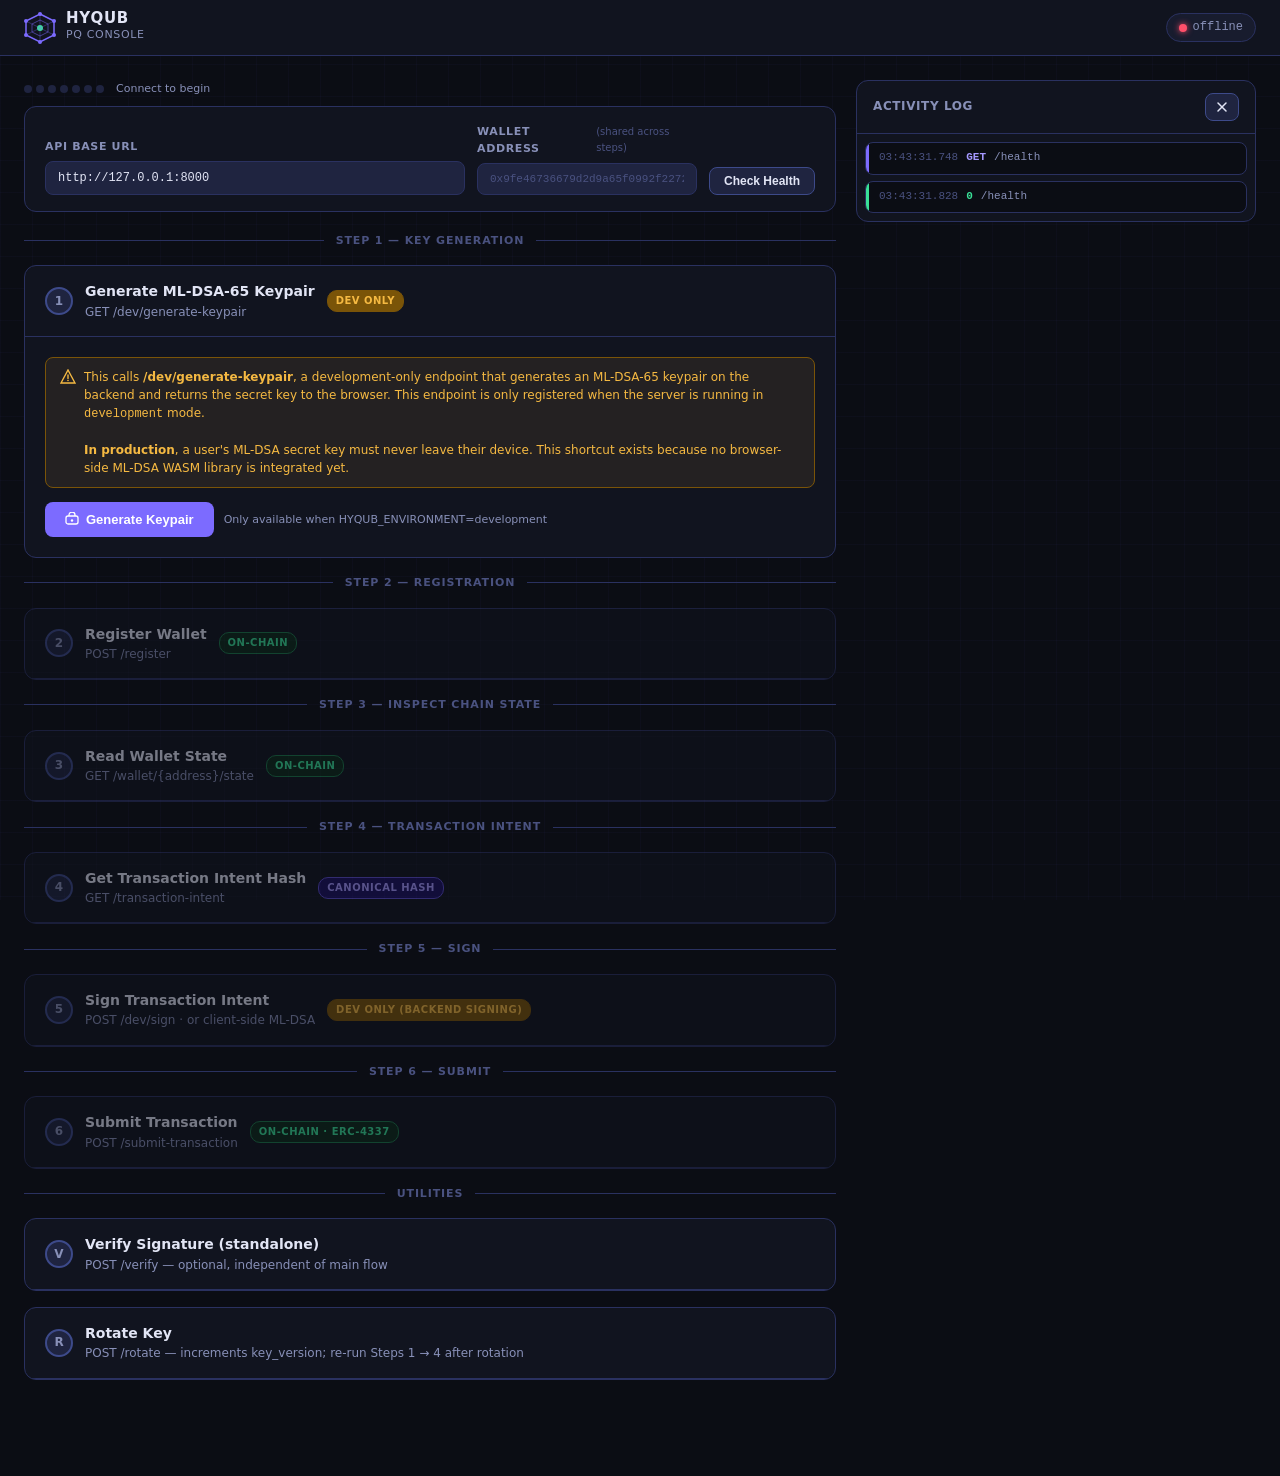
<file: hyqub-console.html>
<!DOCTYPE html>
<html lang="en">
<head>
<meta charset="UTF-8">
<meta name="viewport" content="width=device-width, initial-scale=1.0">
<title>HYQUB · PQ Console</title>
<style>
  /* ─────────────────────────────────────────────────────────────
     Palette: lattice cryptography motif.
     Deep obsidian base, quantum-violet accent, acid-green confirm,
     amber for warnings, scarlet for errors.
  ───────────────────────────────────────────────────────────── */
  :root {
    --bg0:      #0b0d14;   /* deep space */
    --bg1:      #11141f;   /* card background */
    --bg2:      #181c2e;   /* elevated card */
    --bg3:      #1f2440;   /* input background */
    --border:   #2a3160;
    --border-hi:#3d4a8a;
    --violet:   #7c6bff;   /* primary accent */
    --violet-d: #5a4ccc;
    --violet-hi:#a598ff;
    --green:    #39e097;   /* success */
    --green-d:  #1b7a4a;
    --amber:    #f5b942;   /* warning */
    --amber-d:  #7a5408;
    --red:      #ff4f6a;   /* error */
    --red-d:    #7a1226;
    --text:     #e2e5f5;
    --text-dim: #8890b8;
    --text-mute:#4a5280;
    --mono:     'JetBrains Mono', 'Fira Mono', 'Consolas', monospace;
    --sans:     'Inter', 'Segoe UI', system-ui, sans-serif;
  }

  *, *::before, *::after { box-sizing: border-box; margin: 0; padding: 0; }

  body {
    background: var(--bg0);
    color: var(--text);
    font-family: var(--sans);
    font-size: 14px;
    line-height: 1.6;
    min-height: 100vh;
    padding: 0 0 80px;
  }

  /* ── top nav ── */
  .topbar {
    background: var(--bg1);
    border-bottom: 1px solid var(--border);
    padding: 0 24px;
    display: flex;
    align-items: center;
    gap: 16px;
    height: 56px;
    position: sticky;
    top: 0;
    z-index: 100;
  }
  .topbar-logo {
    display: flex;
    align-items: center;
    gap: 10px;
    text-decoration: none;
  }
  .topbar-logo svg { flex-shrink: 0; }
  .topbar-title {
    font-size: 15px;
    font-weight: 700;
    letter-spacing: .04em;
    color: var(--text);
    line-height: 1;
  }
  .topbar-sub {
    font-size: 11px;
    color: var(--text-dim);
    letter-spacing: .06em;
    text-transform: uppercase;
  }
  .topbar-spacer { flex: 1; }
  .health-pill {
    display: flex;
    align-items: center;
    gap: 6px;
    background: var(--bg2);
    border: 1px solid var(--border);
    border-radius: 20px;
    padding: 4px 12px;
    font-size: 12px;
    font-family: var(--mono);
    color: var(--text-dim);
    cursor: default;
  }
  .health-dot {
    width: 8px; height: 8px;
    border-radius: 50%;
    background: var(--text-mute);
    transition: background .3s;
    flex-shrink: 0;
  }
  .health-dot.ok  { background: var(--green); box-shadow: 0 0 6px var(--green); }
  .health-dot.err { background: var(--red);   box-shadow: 0 0 6px var(--red); }

  /* ── main layout ── */
  .layout {
    display: grid;
    grid-template-columns: 1fr 420px;
    gap: 0;
    max-width: 1400px;
    margin: 0 auto;
    padding: 24px 24px 0;
    align-items: start;
  }
  @media (max-width: 1000px) {
    .layout { grid-template-columns: 1fr; }
    .log-panel { position: static; max-height: 400px; }
  }

  /* ── connection bar ── */
  .connection-bar {
    background: var(--bg1);
    border: 1px solid var(--border);
    border-radius: 12px;
    padding: 16px 20px;
    margin-bottom: 20px;
    display: flex;
    gap: 12px;
    align-items: flex-end;
    flex-wrap: wrap;
  }
  .connection-bar .field { flex: 1; min-width: 220px; }

  /* ── step cards ── */
  .step-card {
    background: var(--bg1);
    border: 1px solid var(--border);
    border-radius: 12px;
    margin-bottom: 16px;
    overflow: hidden;
    transition: border-color .2s;
  }
  .step-card.locked { opacity: .5; pointer-events: none; }
  .step-card.active { border-color: var(--violet); }
  .step-card.done   { border-color: var(--green-d); }

  .step-header {
    display: flex;
    align-items: center;
    gap: 12px;
    padding: 14px 20px;
    border-bottom: 1px solid var(--border);
    cursor: pointer;
    user-select: none;
  }
  .step-header:hover { background: var(--bg2); }
  .step-num {
    width: 28px; height: 28px;
    border-radius: 50%;
    background: var(--bg3);
    border: 2px solid var(--border-hi);
    display: flex;
    align-items: center;
    justify-content: center;
    font-size: 12px;
    font-weight: 700;
    color: var(--text-dim);
    flex-shrink: 0;
    transition: all .2s;
  }
  .step-card.done .step-num { background: var(--green-d); border-color: var(--green); color: var(--green); }
  .step-card.active .step-num { background: var(--violet-d); border-color: var(--violet); color: #fff; }
  .step-title { font-weight: 600; font-size: 14px; flex: 1; }
  .step-subtitle { font-size: 12px; color: var(--text-dim); }
  .step-badge {
    font-size: 10px;
    padding: 2px 8px;
    border-radius: 10px;
    font-weight: 600;
    letter-spacing: .05em;
    text-transform: uppercase;
  }
  .badge-dev { background: var(--amber-d); color: var(--amber); border: 1px solid var(--amber-d); }
  .badge-pq  { background: #1a1060;         color: var(--violet-hi); border: 1px solid var(--violet-d); }
  .badge-chain { background: #0d2a1a;       color: var(--green);    border: 1px solid var(--green-d); }

  .step-body { padding: 20px; display: flex; flex-direction: column; gap: 14px; }
  .step-body.collapsed { display: none; }

  /* ── dev warning banner ── */
  .dev-warning {
    background: rgba(245,185,66,.08);
    border: 1px solid var(--amber-d);
    border-radius: 8px;
    padding: 10px 14px;
    font-size: 12px;
    color: var(--amber);
    display: flex;
    gap: 8px;
    align-items: flex-start;
    line-height: 1.5;
  }
  .dev-warning .icon { flex-shrink: 0; margin-top: 1px; }

  /* ── form elements ── */
  .field { display: flex; flex-direction: column; gap: 5px; }
  .field label {
    font-size: 11px;
    font-weight: 600;
    letter-spacing: .06em;
    text-transform: uppercase;
    color: var(--text-dim);
    display: flex;
    gap: 6px;
    align-items: center;
  }
  .field label .req { color: var(--red); }
  .field label .hint {
    font-size: 10px;
    font-weight: 400;
    color: var(--text-mute);
    text-transform: none;
    letter-spacing: 0;
  }

  input[type="text"], input[type="number"], textarea {
    background: var(--bg3);
    border: 1px solid var(--border);
    border-radius: 8px;
    color: var(--text);
    font-family: var(--mono);
    font-size: 12px;
    padding: 9px 12px;
    width: 100%;
    transition: border-color .15s;
    outline: none;
    resize: vertical;
  }
  input:focus, textarea:focus { border-color: var(--violet); }
  input.err, textarea.err { border-color: var(--red); }
  input::placeholder, textarea::placeholder { color: var(--text-mute); }

  textarea { min-height: 64px; font-size: 11px; }

  .row { display: grid; gap: 12px; }
  .row-2 { grid-template-columns: 1fr 1fr; }
  .row-3 { grid-template-columns: 1fr 1fr 1fr; }
  @media (max-width: 700px) { .row-2, .row-3 { grid-template-columns: 1fr; } }

  /* ── buttons ── */
  .btn {
    display: inline-flex;
    align-items: center;
    justify-content: center;
    gap: 7px;
    padding: 10px 20px;
    border-radius: 8px;
    font-size: 13px;
    font-weight: 600;
    cursor: pointer;
    border: none;
    transition: all .15s;
    white-space: nowrap;
  }
  .btn:disabled { opacity: .4; cursor: not-allowed; }
  .btn-primary {
    background: var(--violet);
    color: #fff;
  }
  .btn-primary:not(:disabled):hover { background: var(--violet-d); }
  .btn-secondary {
    background: var(--bg3);
    color: var(--text);
    border: 1px solid var(--border-hi);
  }
  .btn-secondary:not(:disabled):hover { border-color: var(--violet); color: var(--violet-hi); }
  .btn-danger {
    background: var(--red-d);
    color: var(--red);
    border: 1px solid var(--red-d);
  }
  .btn-danger:not(:disabled):hover { background: var(--red); color: #fff; }
  .btn-sm { padding: 6px 14px; font-size: 12px; }
  .btn-icon { padding: 7px 10px; }

  .btn-row {
    display: flex;
    gap: 10px;
    flex-wrap: wrap;
    align-items: center;
  }

  /* ── result box ── */
  .result-box {
    background: var(--bg0);
    border: 1px solid var(--border);
    border-radius: 8px;
    padding: 12px 14px;
    font-family: var(--mono);
    font-size: 11px;
    color: var(--text-dim);
    overflow-x: auto;
    white-space: pre-wrap;
    word-break: break-all;
    max-height: 240px;
    overflow-y: auto;
    display: none;
  }
  .result-box.show { display: block; }
  .result-box.ok  { border-color: var(--green-d); color: var(--green); }
  .result-box.err { border-color: var(--red-d);   color: var(--red); }
  .result-box.info{ border-color: var(--violet-d); color: var(--violet-hi); }

  /* ── progress indicator ── */
  .progress-row {
    display: flex;
    gap: 4px;
    align-items: center;
    flex-wrap: wrap;
    margin-bottom: 8px;
  }
  .progress-dot {
    width: 8px; height: 8px;
    border-radius: 50%;
    background: var(--bg3);
    transition: background .3s;
  }
  .progress-dot.done    { background: var(--green); }
  .progress-dot.active  { background: var(--violet); }
  .progress-label { font-size: 11px; color: var(--text-dim); margin-left: 8px; }

  /* ── state carry summary ── */
  .carry-box {
    background: var(--bg2);
    border: 1px solid var(--border);
    border-radius: 8px;
    padding: 10px 14px;
    font-size: 11px;
    color: var(--text-dim);
    font-family: var(--mono);
    line-height: 1.7;
  }
  .carry-box .carry-key { color: var(--violet-hi); }
  .carry-box .carry-val { color: var(--text); word-break: break-all; }
  .carry-box .carry-empty { color: var(--text-mute); font-style: italic; }

  /* ── log panel ── */
  .log-panel {
    position: sticky;
    top: 80px;
    background: var(--bg1);
    border: 1px solid var(--border);
    border-radius: 12px;
    overflow: hidden;
    max-height: calc(100vh - 100px);
    display: flex;
    flex-direction: column;
    margin-left: 20px;
  }
  .log-header {
    display: flex;
    align-items: center;
    justify-content: space-between;
    padding: 12px 16px;
    border-bottom: 1px solid var(--border);
    font-size: 12px;
    font-weight: 600;
    letter-spacing: .05em;
    text-transform: uppercase;
    color: var(--text-dim);
    flex-shrink: 0;
  }
  .log-entries {
    flex: 1;
    overflow-y: auto;
    padding: 8px;
    display: flex;
    flex-direction: column;
    gap: 6px;
  }
  .log-entry {
    background: var(--bg0);
    border: 1px solid var(--border);
    border-radius: 8px;
    overflow: hidden;
    font-size: 11px;
    font-family: var(--mono);
  }
  .log-entry-header {
    display: flex;
    gap: 8px;
    align-items: center;
    padding: 6px 10px;
    cursor: pointer;
    user-select: none;
    border-bottom: 1px solid transparent;
  }
  .log-entry-header:hover { background: var(--bg2); }
  .log-entry.req .log-entry-header { border-left: 3px solid var(--violet); }
  .log-entry.res.ok .log-entry-header  { border-left: 3px solid var(--green);  }
  .log-entry.res.err .log-entry-header { border-left: 3px solid var(--red);    }
  .log-ts { color: var(--text-mute); flex-shrink: 0; }
  .log-method { font-weight: 700; flex-shrink: 0; }
  .req .log-method  { color: var(--violet-hi); }
  .res.ok .log-method  { color: var(--green); }
  .res.err .log-method { color: var(--red); }
  .log-path { color: var(--text-dim); flex: 1; overflow: hidden; text-overflow: ellipsis; white-space: nowrap; }
  .log-status { flex-shrink: 0; }
  .log-body {
    padding: 8px 10px;
    color: var(--text-dim);
    white-space: pre-wrap;
    word-break: break-all;
    display: none;
    border-top: 1px solid var(--border);
    max-height: 280px;
    overflow-y: auto;
  }
  .log-body.open { display: block; }
  .log-empty { padding: 20px; text-align: center; color: var(--text-mute); font-size: 12px; }

  /* ── section divider ── */
  .section-divider {
    display: flex;
    align-items: center;
    gap: 12px;
    margin: 8px 0 16px;
    color: var(--text-mute);
    font-size: 11px;
    font-weight: 600;
    letter-spacing: .08em;
    text-transform: uppercase;
  }
  .section-divider::before,
  .section-divider::after {
    content: '';
    flex: 1;
    height: 1px;
    background: var(--border);
  }

  /* ── tooltip ── */
  [data-tip] { position: relative; cursor: help; }
  [data-tip]::after {
    content: attr(data-tip);
    position: absolute;
    bottom: calc(100% + 6px);
    left: 50%;
    transform: translateX(-50%);
    background: #23284a;
    color: var(--text);
    border: 1px solid var(--border-hi);
    border-radius: 6px;
    padding: 6px 10px;
    font-size: 11px;
    white-space: pre-line;
    pointer-events: none;
    opacity: 0;
    transition: opacity .15s;
    z-index: 200;
    max-width: 260px;
    text-align: left;
    line-height: 1.5;
  }
  [data-tip]:hover::after { opacity: 1; }

  /* ── misc ── */
  .kv { display: flex; gap: 8px; align-items: baseline; font-size: 12px; }
  .kv-k { color: var(--text-dim); flex-shrink: 0; font-family: var(--mono); }
  .kv-v { color: var(--text); font-family: var(--mono); word-break: break-all; }
  .mono { font-family: var(--mono); font-size: 11px; }
  .text-green { color: var(--green); }
  .text-amber { color: var(--amber); }
  .text-red   { color: var(--red); }
  .text-violet { color: var(--violet-hi); }
  .text-dim   { color: var(--text-dim); }
  .mt-4 { margin-top: 4px; }
  .spin { animation: spin .8s linear infinite; display: inline-block; }
  @keyframes spin { to { transform: rotate(360deg); } }

  /* scrollbars */
  ::-webkit-scrollbar { width: 6px; height: 6px; }
  ::-webkit-scrollbar-track { background: transparent; }
  ::-webkit-scrollbar-thumb { background: var(--bg3); border-radius: 3px; }

  /* lattice grid background (purely decorative) */
  body::before {
    content: '';
    position: fixed;
    inset: 0;
    background-image:
      linear-gradient(rgba(124,107,255,.03) 1px, transparent 1px),
      linear-gradient(90deg, rgba(124,107,255,.03) 1px, transparent 1px);
    background-size: 32px 32px;
    pointer-events: none;
    z-index: 0;
  }
  .topbar, .layout { position: relative; z-index: 1; }
</style>
</head>
<body>

<!-- ───────── TOP BAR ───────── -->
<nav class="topbar">
  <div class="topbar-logo">
    <!-- lattice / crystal motif SVG -->
    <svg width="32" height="32" viewBox="0 0 32 32" fill="none" xmlns="http://www.w3.org/2000/svg" aria-hidden="true">
      <polygon points="16,2 30,9 30,23 16,30 2,23 2,9" stroke="#7c6bff" stroke-width="1.5" fill="none"/>
      <polygon points="16,8 24,12 24,20 16,24 8,20 8,12" stroke="#7c6bff" stroke-width="1" fill="none" opacity=".5"/>
      <circle cx="16" cy="2"  r="2" fill="#7c6bff"/>
      <circle cx="30" cy="9"  r="2" fill="#7c6bff"/>
      <circle cx="30" cy="23" r="2" fill="#7c6bff"/>
      <circle cx="16" cy="30" r="2" fill="#7c6bff"/>
      <circle cx="2"  cy="23" r="2" fill="#7c6bff"/>
      <circle cx="2"  cy="9"  r="2" fill="#7c6bff"/>
      <circle cx="16" cy="16" r="3" fill="#39e097"/>
      <line x1="16" y1="2"  x2="16" y2="16" stroke="#7c6bff" stroke-width=".8" opacity=".4"/>
      <line x1="30" y1="9"  x2="16" y2="16" stroke="#7c6bff" stroke-width=".8" opacity=".4"/>
      <line x1="30" y1="23" x2="16" y2="16" stroke="#7c6bff" stroke-width=".8" opacity=".4"/>
      <line x1="16" y1="30" x2="16" y2="16" stroke="#7c6bff" stroke-width=".8" opacity=".4"/>
      <line x1="2"  y1="23" x2="16" y2="16" stroke="#7c6bff" stroke-width=".8" opacity=".4"/>
      <line x1="2"  y1="9"  x2="16" y2="16" stroke="#7c6bff" stroke-width=".8" opacity=".4"/>
    </svg>
    <div>
      <div class="topbar-title">HYQUB</div>
      <div class="topbar-sub">PQ Console</div>
    </div>
  </div>
  <div class="topbar-spacer"></div>
  <div class="health-pill" id="healthPill">
    <div class="health-dot" id="healthDot"></div>
    <span id="healthText">checking…</span>
  </div>
</nav>

<!-- ───────── MAIN LAYOUT ───────── -->
<div class="layout">
<div class="main-col">

  <!-- Progress dots -->
  <div class="progress-row" id="progressRow" aria-label="Pipeline progress">
    <div class="progress-dot" data-step="0" title="Health"></div>
    <div class="progress-dot" data-step="1" title="Generate Keypair"></div>
    <div class="progress-dot" data-step="2" title="Register"></div>
    <div class="progress-dot" data-step="3" title="Wallet State"></div>
    <div class="progress-dot" data-step="4" title="Transaction Intent"></div>
    <div class="progress-dot" data-step="5" title="Sign"></div>
    <div class="progress-dot" data-step="6" title="Submit Transaction"></div>
    <span class="progress-label" id="progressLabel">Connect to begin</span>
  </div>

  <!-- ── CONNECTION ── -->
  <div class="connection-bar">
    <div class="field" style="flex:2">
      <label for="apiBase">API Base URL</label>
      <input type="text" id="apiBase" value="http://127.0.0.1:8000" placeholder="http://127.0.0.1:8000">
    </div>
    <div class="field">
      <label for="walletAddrGlobal">Wallet Address <span class="hint">(shared across steps)</span></label>
      <input type="text" id="walletAddrGlobal" placeholder="0x9fe46736679d2d9a65f0992f2272de9f3c7fa6e0" style="font-size:11px">
    </div>
    <button class="btn btn-secondary btn-sm" id="btnHealth" onclick="doHealth()">Check Health</button>
  </div>

  <!-- ── STEP 0: HEALTH ── already done via connection bar, but shown for log ── -->

  <div class="section-divider">Step 1 — Key Generation</div>

  <!-- ── STEP 1: GENERATE KEYPAIR ── -->
  <div class="step-card" id="card1">
    <div class="step-header" onclick="toggleCard(1)">
      <div class="step-num">1</div>
      <div>
        <div class="step-title">Generate ML-DSA-65 Keypair</div>
        <div class="step-subtitle">GET /dev/generate-keypair</div>
      </div>
      <span class="step-badge badge-dev">DEV ONLY</span>
    </div>
    <div class="step-body" id="body1">
      <div class="dev-warning">
        <svg class="icon" width="16" height="16" viewBox="0 0 16 16" fill="none" aria-hidden="true">
          <path d="M8 1L15 14H1L8 1Z" stroke="#f5b942" stroke-width="1.4" fill="none"/>
          <line x1="8" y1="6" x2="8" y2="9.5" stroke="#f5b942" stroke-width="1.4" stroke-linecap="round"/>
          <circle cx="8" cy="11.5" r=".8" fill="#f5b942"/>
        </svg>
        <span>
          This calls <strong>/dev/generate-keypair</strong>, a development-only endpoint that generates an ML-DSA-65 keypair on the backend and returns the secret key to the browser. This endpoint is only registered when the server is running in <code>development</code> mode.<br><br>
          <strong>In production</strong>, a user's ML-DSA secret key must never leave their device. This shortcut exists because no browser-side ML-DSA WASM library is integrated yet.
        </span>
      </div>
      <div class="btn-row">
        <button class="btn btn-primary" id="btn1" onclick="doGenerateKeypair()">
          <svg width="14" height="14" viewBox="0 0 14 14" fill="none" aria-hidden="true"><rect x="1" y="4" width="12" height="8" rx="2" stroke="currentColor" stroke-width="1.3"/><path d="M4 4V3a3 3 0 016 0v1" stroke="currentColor" stroke-width="1.3"/><circle cx="7" cy="8.5" r="1.2" fill="currentColor"/></svg>
          Generate Keypair
        </button>
        <span class="text-dim" style="font-size:11px">Only available when HYQUB_ENVIRONMENT=development</span>
      </div>
      <div id="result1" class="result-box"></div>
      <div id="carry1" class="carry-box" style="display:none">
        <div><span class="carry-key">public_key</span> = <span class="carry-val" id="carry1_pk">—</span></div>
        <div><span class="carry-key">secret_key</span> = <span style="color:var(--amber)">⚠ stored in memory only — never leaves this tab</span></div>
      </div>
    </div>
  </div>

  <div class="section-divider">Step 2 — Registration</div>

  <!-- ── STEP 2: REGISTER ── -->
  <div class="step-card locked" id="card2">
    <div class="step-header" onclick="toggleCard(2)">
      <div class="step-num">2</div>
      <div>
        <div class="step-title">Register Wallet</div>
        <div class="step-subtitle">POST /register</div>
      </div>
      <span class="step-badge badge-chain">ON-CHAIN</span>
    </div>
    <div class="step-body collapsed" id="body2">
      <div class="row row-2">
        <div class="field">
          <label for="reg_wallet">Wallet Address <span class="req">*</span></label>
          <input type="text" id="reg_wallet" placeholder="0x…" oninput="syncWalletField('reg_wallet')">
        </div>
        <div class="field">
          <label for="reg_pk">
            ML-DSA Public Key <span class="req">*</span>
            <span class="hint">(base64, filled from Step 1)</span>
          </label>
          <input type="text" id="reg_pk" placeholder="base64-encoded public key">
        </div>
      </div>
      <div class="btn-row">
        <button class="btn btn-primary" id="btn2" onclick="doRegister()">
          <svg width="14" height="14" viewBox="0 0 14 14" fill="none" aria-hidden="true"><circle cx="7" cy="5" r="3" stroke="currentColor" stroke-width="1.3"/><path d="M1 13c0-3.3 2.7-6 6-6s6 2.7 6 6" stroke="currentColor" stroke-width="1.3" stroke-linecap="round"/></svg>
          Register Wallet
        </button>
      </div>
      <div id="result2" class="result-box"></div>
      <div id="carry2" class="carry-box" style="display:none">
        <div><span class="carry-key">key_version</span> = <span class="carry-val" id="carry2_kv">—</span></div>
        <div><span class="carry-key">transaction_hash</span> = <span class="carry-val" id="carry2_tx">—</span></div>
      </div>
    </div>
  </div>

  <div class="section-divider">Step 3 — Inspect Chain State</div>

  <!-- ── STEP 3: WALLET STATE ── -->
  <div class="step-card locked" id="card3">
    <div class="step-header" onclick="toggleCard(3)">
      <div class="step-num">3</div>
      <div>
        <div class="step-title">Read Wallet State</div>
        <div class="step-subtitle">GET /wallet/{address}/state</div>
      </div>
      <span class="step-badge badge-chain">ON-CHAIN</span>
    </div>
    <div class="step-body collapsed" id="body3">
      <div class="field">
        <label for="ws_wallet">Wallet Address <span class="req">*</span></label>
        <input type="text" id="ws_wallet" placeholder="0x…" oninput="syncWalletField('ws_wallet')">
      </div>
      <div class="btn-row">
        <button class="btn btn-primary" id="btn3" onclick="doWalletState()">
          <svg width="14" height="14" viewBox="0 0 14 14" fill="none" aria-hidden="true"><rect x="1" y="3" width="12" height="9" rx="2" stroke="currentColor" stroke-width="1.3"/><path d="M9 7.5a2 2 0 11-4 0 2 2 0 014 0z" stroke="currentColor" stroke-width="1.2"/></svg>
          Fetch State
        </button>
      </div>
      <div id="result3" class="result-box"></div>
    </div>
  </div>

  <div class="section-divider">Step 4 — Transaction Intent</div>

  <!-- ── STEP 4: TRANSACTION INTENT ── -->
  <div class="step-card locked" id="card4">
    <div class="step-header" onclick="toggleCard(4)">
      <div class="step-num">4</div>
      <div>
        <div class="step-title">Get Transaction Intent Hash</div>
        <div class="step-subtitle">GET /transaction-intent</div>
      </div>
      <span class="step-badge badge-pq">CANONICAL HASH</span>
    </div>
    <div class="step-body collapsed" id="body4">
      <div class="row row-2">
        <div class="field">
          <label for="ti_wallet">Wallet Address <span class="req">*</span></label>
          <input type="text" id="ti_wallet" placeholder="0x…" oninput="syncWalletField('ti_wallet')">
        </div>
        <div class="field">
          <label for="ti_target">
            Target Address <span class="req">*</span>
            <span class="hint" data-tip="The contract or EOA to call/send ETH to.">?</span>
          </label>
          <input type="text" id="ti_target" placeholder="0xcf7ed3acca5a467e9e704c703e8d87f634fb0fc9">
        </div>
      </div>
      <div class="row row-2">
        <div class="field">
          <label for="ti_value">
            Value (wei) <span class="req">*</span>
            <span class="hint" data-tip="Integer wei. Use 0 for pure contract calls. No decimals — wei is the smallest ETH unit.">?</span>
          </label>
          <input type="number" id="ti_value" value="0" min="0" step="1" placeholder="0">
        </div>
        <div class="field">
          <label for="ti_data">
            Calldata <span class="hint" data-tip="TestTarget has no fallback — 0x will revert. Use setValue(42): 0x55241077...2a, or any valid selector.">?</span>
          </label>
          <input type="text" id="ti_data" value="0x55241077000000000000000000000000000000000000000000000000000000000000002a" placeholder="0x">
        </div>
      </div>
      <div class="btn-row">
        <button class="btn btn-primary" id="btn4" onclick="doTransactionIntent()">
          <svg width="14" height="14" viewBox="0 0 14 14" fill="none" aria-hidden="true"><path d="M2 7h10M8 3l4 4-4 4" stroke="currentColor" stroke-width="1.4" stroke-linecap="round" stroke-linejoin="round"/></svg>
          Compute Hash
        </button>
      </div>
      <div id="result4" class="result-box"></div>
      <div id="carry4" class="carry-box" style="display:none">
        <div><span class="carry-key">message_hash</span> = <span class="carry-val" id="carry4_hash">—</span></div>
        <div><span class="carry-key">chain_id</span> = <span class="carry-val" id="carry4_chain">—</span></div>
        <div><span class="carry-key">key_version</span> = <span class="carry-val" id="carry4_kv">—</span></div>
      </div>
      <div class="dev-warning" style="margin-top:4px">
        <svg class="icon" width="14" height="14" viewBox="0 0 14 14" fill="none" aria-hidden="true"><circle cx="7" cy="7" r="6" stroke="#f5b942" stroke-width="1.3"/><line x1="7" y1="4" x2="7" y2="7.5" stroke="#f5b942" stroke-width="1.3" stroke-linecap="round"/><circle cx="7" cy="10" r=".7" fill="#f5b942"/></svg>
        <span>The hash encodes <strong>chain_id</strong>, <strong>key_version</strong>, <strong>target</strong>, <strong>value_wei</strong>, and <strong>data</strong>. If any of these change before you call <em>Submit Transaction</em> in Step 6, the backend will recompute a different hash and your signature will be rejected with HTTP 400.</span>
      </div>
    </div>
  </div>

  <div class="section-divider">Step 5 — Sign</div>

  <!-- ── STEP 5: SIGN ── -->
  <div class="step-card locked" id="card5">
    <div class="step-header" onclick="toggleCard(5)">
      <div class="step-num">5</div>
      <div>
        <div class="step-title">Sign Transaction Intent</div>
        <div class="step-subtitle">POST /dev/sign · or client-side ML-DSA</div>
      </div>
      <span class="step-badge badge-dev">DEV ONLY (backend signing)</span>
    </div>
    <div class="step-body collapsed" id="body5">
      <div class="dev-warning">
        <svg class="icon" width="16" height="16" viewBox="0 0 16 16" fill="none" aria-hidden="true">
          <path d="M8 1L15 14H1L8 1Z" stroke="#f5b942" stroke-width="1.4" fill="none"/>
          <line x1="8" y1="6" x2="8" y2="9.5" stroke="#f5b942" stroke-width="1.4" stroke-linecap="round"/>
          <circle cx="8" cy="11.5" r=".8" fill="#f5b942"/>
        </svg>
        <span>
          <strong>Signing on the backend via POST /dev/sign defeats the HYQUB security model.</strong> In production, the user's ML-DSA secret key must sign the <code>message_hash</code> locally and never be transmitted. This endpoint exists only because no browser-side ML-DSA WASM library is integrated yet.
        </span>
      </div>
      <div class="row row-2">
        <div class="field">
          <label for="sign_sk">Secret Key <span class="req">*</span> <span class="hint">(base64, from Step 1)</span></label>
          <input type="text" id="sign_sk" placeholder="base64 ML-DSA-65 secret key">
        </div>
        <div class="field">
          <label for="sign_msg">Message <span class="req">*</span> <span class="hint">(message_hash from Step 4)</span></label>
          <input type="text" id="sign_msg" placeholder="64-char hex message_hash">
        </div>
      </div>
      <div class="btn-row">
        <button class="btn btn-primary" id="btn5" onclick="doSign()">
          <svg width="14" height="14" viewBox="0 0 14 14" fill="none" aria-hidden="true"><path d="M2 11L5 8l2 2 5-6" stroke="currentColor" stroke-width="1.4" stroke-linecap="round" stroke-linejoin="round"/></svg>
          Sign (via /dev/sign)
        </button>
      </div>
      <div id="result5" class="result-box"></div>
      <div id="carry5" class="carry-box" style="display:none">
        <div><span class="carry-key">ml_dsa_signature</span> = <span class="carry-val" id="carry5_sig">—</span></div>
      </div>
    </div>
  </div>

  <div class="section-divider">Step 6 — Submit</div>

  <!-- ── STEP 6: SUBMIT TRANSACTION ── -->
  <div class="step-card locked" id="card6">
    <div class="step-header" onclick="toggleCard(6)">
      <div class="step-num">6</div>
      <div>
        <div class="step-title">Submit Transaction</div>
        <div class="step-subtitle">POST /submit-transaction</div>
      </div>
      <span class="step-badge badge-chain">ON-CHAIN · ERC-4337</span>
    </div>
    <div class="step-body collapsed" id="body6">
      <div class="row row-2">
        <div class="field">
          <label for="sub_wallet">Wallet Address <span class="req">*</span></label>
          <input type="text" id="sub_wallet" placeholder="0x…" oninput="syncWalletField('sub_wallet')">
        </div>
        <div class="field">
          <label for="sub_target">Target Address <span class="req">*</span> <span class="hint">(must match Step 4)</span></label>
          <input type="text" id="sub_target" placeholder="0xcf7ed3acca5a467e9e704c703e8d87f634fb0fc9">
        </div>
      </div>
      <div class="row row-2">
        <div class="field">
          <label for="sub_value">Value (wei) <span class="req">*</span> <span class="hint">(must match Step 4)</span></label>
          <input type="number" id="sub_value" value="0" min="0" step="1">
        </div>
        <div class="field">
          <label for="sub_data">Calldata <span class="hint">(must match Step 4)</span></label>
          <input type="text" id="sub_data" value="0x55241077000000000000000000000000000000000000000000000000000000000000002a" placeholder="0x">
        </div>
      </div>
      <div class="field">
        <label for="sub_sig">ML-DSA Signature <span class="req">*</span> <span class="hint">(base64, from Step 5)</span></label>
        <input type="text" id="sub_sig" placeholder="base64 ML-DSA-65 signature">
      </div>
      <div class="btn-row">
        <button class="btn btn-primary" id="btn6" onclick="doSubmitTransaction()">
          <svg width="14" height="14" viewBox="0 0 14 14" fill="none" aria-hidden="true"><path d="M2 7h9M8 4l3 3-3 3" stroke="currentColor" stroke-width="1.4" stroke-linecap="round" stroke-linejoin="round"/></svg>
          Submit to Chain
        </button>
      </div>
      <div id="result6" class="result-box"></div>
      <div id="carry6" class="carry-box" style="display:none">
        <div><span class="carry-key">transaction_hash</span> = <span class="carry-val" id="carry6_tx">—</span></div>
        <div><span class="carry-key">approval_nonce</span> = <span class="carry-val" id="carry6_nonce">—</span></div>
      </div>
    </div>
  </div>

  <div class="section-divider">Utilities</div>

  <!-- ── OPTIONAL: VERIFY ── -->
  <div class="step-card" id="cardV">
    <div class="step-header" onclick="toggleCardId('cardV','bodyV')">
      <div class="step-num" style="background:var(--bg3);border-color:var(--border-hi);color:var(--text-dim)">V</div>
      <div>
        <div class="step-title">Verify Signature (standalone)</div>
        <div class="step-subtitle">POST /verify — optional, independent of main flow</div>
      </div>
    </div>
    <div class="step-body collapsed" id="bodyV">
      <div class="row row-2">
        <div class="field">
          <label for="ver_wallet">Wallet Address <span class="req">*</span></label>
          <input type="text" id="ver_wallet" placeholder="0x…" oninput="syncWalletField('ver_wallet')">
        </div>
        <div class="field">
          <label for="ver_msg">Message <span class="req">*</span></label>
          <input type="text" id="ver_msg" placeholder="any string that was signed">
        </div>
      </div>
      <div class="field">
        <label for="ver_sig">Signature <span class="req">*</span> <span class="hint">(base64 ML-DSA-65)</span></label>
        <input type="text" id="ver_sig" placeholder="base64 signature">
      </div>
      <div class="btn-row">
        <button class="btn btn-secondary" onclick="doVerify()">Verify</button>
      </div>
      <div id="resultV" class="result-box"></div>
    </div>
  </div>

  <!-- ── OPTIONAL: ROTATE ── -->
  <div class="step-card" id="cardR">
    <div class="step-header" onclick="toggleCardId('cardR','bodyR')">
      <div class="step-num" style="background:var(--bg3);border-color:var(--border-hi);color:var(--text-dim)">R</div>
      <div>
        <div class="step-title">Rotate Key</div>
        <div class="step-subtitle">POST /rotate — increments key_version; re-run Steps 1 → 4 after rotation</div>
      </div>
    </div>
    <div class="step-body collapsed" id="bodyR">
      <div class="dev-warning">
        <svg class="icon" width="14" height="14" viewBox="0 0 14 14" fill="none" aria-hidden="true"><circle cx="7" cy="7" r="6" stroke="#f5b942" stroke-width="1.3"/><line x1="7" y1="4" x2="7" y2="7.5" stroke="#f5b942" stroke-width="1.3" stroke-linecap="round"/><circle cx="7" cy="10" r=".7" fill="#f5b942"/></svg>
        <span>After rotation, <strong>key_version increments</strong>. Any signature created with the old key will be rejected. You must regenerate a keypair (Step 1), then re-run Step 4 to get a new <code>message_hash</code> with the updated <code>key_version</code>, then re-sign (Step 5).</span>
      </div>
      <div class="row row-2">
        <div class="field">
          <label for="rot_wallet">Wallet Address <span class="req">*</span></label>
          <input type="text" id="rot_wallet" placeholder="0x…" oninput="syncWalletField('rot_wallet')">
        </div>
        <div class="field">
          <label for="rot_pk">New ML-DSA Public Key <span class="req">*</span> <span class="hint">(base64)</span></label>
          <input type="text" id="rot_pk" placeholder="base64 new public key">
        </div>
      </div>
      <div class="btn-row">
        <button class="btn btn-danger btn-sm" onclick="doRotate()">Rotate Key</button>
      </div>
      <div id="resultR" class="result-box"></div>
    </div>
  </div>

</div><!-- /main-col -->

<!-- ── ACTIVITY LOG ── -->
<div class="log-panel">
  <div class="log-header">
    <span>Activity Log</span>
    <button class="btn btn-secondary btn-sm btn-icon" onclick="clearLog()" title="Clear log" aria-label="Clear log">
      <svg width="12" height="12" viewBox="0 0 12 12" fill="none" aria-hidden="true"><path d="M2 2l8 8M10 2L2 10" stroke="currentColor" stroke-width="1.5" stroke-linecap="round"/></svg>
    </button>
  </div>
  <div class="log-entries" id="logEntries">
    <div class="log-empty" id="logEmpty">No requests yet.<br>Start by checking health.</div>
  </div>
</div>

</div><!-- /layout -->

<script>
'use strict';

// ─────────────────────────────────────────────────────────────
// STATE
// ─────────────────────────────────────────────────────────────
const S = {
  step: 0,          // highest completed step
  publicKey: null,  // base64
  secretKey: null,  // base64 — only ever in memory
  keyVersion: null, // int
  messageHash: null,// 64-char hex (no 0x)
  chainId: null,
  mlDsaSig: null,   // base64
  // Intent params carried from step 4 → step 6
  intentTarget: null,
  intentValue: null,
  intentData: null,
  intentWallet: null,
};

// ─────────────────────────────────────────────────────────────
// HELPERS
// ─────────────────────────────────────────────────────────────
function base() {
  return document.getElementById('apiBase').value.replace(/\/$/, '');
}

function ts() {
  return new Date().toISOString().slice(11, 23);
}

let logCount = 0;
function addLog(type, method, path, status, body) {
  const entries = document.getElementById('logEntries');
  const empty = document.getElementById('logEmpty');
  if (empty) empty.style.display = 'none';

  const id = 'log-' + (++logCount);
  const cls = type === 'req' ? 'req' : (status < 300 ? 'res ok' : 'res err');
  const methodColor = type === 'req' ? 'text-violet' : (status < 300 ? 'text-green' : 'text-red');
  const label = type === 'req' ? method : `${status}`;

  const el = document.createElement('div');
  el.className = `log-entry ${cls}`;
  el.setAttribute('role', 'article');
  el.setAttribute('aria-label', `${type} ${method} ${path} ${status||''}`);
  el.innerHTML = `
    <div class="log-entry-header" onclick="toggleLog('${id}')">
      <span class="log-ts">${ts()}</span>
      <span class="log-method">${label}</span>
      <span class="log-path">${path}</span>
    </div>
    <pre class="log-body" id="${id}">${escHtml(typeof body === 'string' ? body : JSON.stringify(body, null, 2))}</pre>
  `;
  entries.appendChild(el);
  entries.scrollTop = entries.scrollHeight;
  return id;
}

function toggleLog(id) {
  const el = document.getElementById(id);
  if (el) el.classList.toggle('open');
}

function clearLog() {
  const entries = document.getElementById('logEntries');
  entries.innerHTML = '<div class="log-empty" id="logEmpty">No requests yet.<br>Start by checking health.</div>';
  logCount = 0;
}

function escHtml(s) {
  return String(s).replace(/&/g,'&amp;').replace(/</g,'&lt;').replace(/>/g,'&gt;');
}

function showResult(id, text, cls) {
  const el = document.getElementById(id);
  el.className = `result-box show ${cls||''}`;
  el.textContent = text;
}

function showCarry(id) {
  const el = document.getElementById(id);
  if (el) el.style.display = 'block';
}

function setCardState(n, state) {
  const card = document.getElementById('card' + n);
  if (!card) return;
  card.classList.remove('locked', 'active', 'done');
  if (state) card.classList.add(state);
  if (state === 'locked') {
    document.getElementById('body' + n).classList.add('collapsed');
  }
}

function unlockCard(n) {
  const card = document.getElementById('card' + n);
  if (!card) return;
  card.classList.remove('locked');
  card.classList.add('active');
  // auto-open body
  document.getElementById('body' + n).classList.remove('collapsed');
}

function markDone(n) {
  const card = document.getElementById('card' + n);
  if (!card) return;
  card.classList.remove('locked', 'active');
  card.classList.add('done');
  const dot = document.querySelector(`[data-step="${n}"]`);
  if (dot) dot.classList.add('done');
  updateProgress();
}

function updateProgress() {
  const labels = ['Health','Keypair','Register','Wallet State','Intent','Sign','Submit'];
  let active = -1;
  for (let i = 0; i <= 6; i++) {
    const dot = document.querySelector(`[data-step="${i}"]`);
    if (dot && !dot.classList.contains('done')) { active = i; break; }
  }
  const lbl = document.getElementById('progressLabel');
  if (active === -1) {
    lbl.textContent = '✓ All steps complete';
    lbl.className = 'progress-label text-green';
  } else if (active === 0) {
    lbl.textContent = 'Connect to begin';
    lbl.className = 'progress-label';
  } else {
    lbl.textContent = `Next: ${labels[active]||''}`;
    lbl.className = 'progress-label text-violet';
  }
}

function toggleCard(n) {
  const body = document.getElementById('body' + n);
  if (body) body.classList.toggle('collapsed');
}

function toggleCardId(cardId, bodyId) {
  const body = document.getElementById(bodyId);
  if (body) body.classList.toggle('collapsed');
}

// Sync wallet address across all address fields
function syncWalletField(sourceId) {
  const val = document.getElementById(sourceId).value;
  const ids = ['reg_wallet','ws_wallet','ti_wallet','sub_wallet','ver_wallet','rot_wallet','walletAddrGlobal'];
  ids.forEach(id => {
    if (id !== sourceId) {
      const el = document.getElementById(id);
      if (el && !el.value) el.value = val;
    }
  });
}

document.getElementById('walletAddrGlobal').addEventListener('input', function() {
  ['reg_wallet','ws_wallet','ti_wallet','sub_wallet','ver_wallet','rot_wallet'].forEach(id => {
    const el = document.getElementById(id);
    if (el) el.value = this.value;
  });
});

// Validate hex data field (must start with 0x and be valid hex)
function validateHex(val) {
  if (!val.startsWith('0x')) return false;
  const rest = val.slice(2);
  return rest === '' || /^[0-9a-fA-F]+$/.test(rest);
}

// Integer wei — refuse floats
function safeWei(inputId) {
  const el = document.getElementById(inputId);
  const v = el.value.trim();
  if (!/^\d+$/.test(v)) {
    el.classList.add('err');
    return null;
  }
  el.classList.remove('err');
  // Use BigInt to avoid floating point, then convert to Number for JSON
  // Note: JS JSON can't serialize BigInt; use string if > 2^53
  const n = BigInt(v);
  if (n > BigInt(Number.MAX_SAFE_INTEGER)) return v; // return as string for large values
  return Number(n);
}

// ─────────────────────────────────────────────────────────────
// HTTP WRAPPER
// ─────────────────────────────────────────────────────────────
async function api(method, path, body, btnId) {
  const btn = btnId ? document.getElementById(btnId) : null;
  if (btn) { btn.disabled = true; btn.innerHTML = '<span class="spin">⟳</span> ' + btn.textContent.trim(); }

  const url = base() + path;
  const opts = { method, headers: { 'Content-Type': 'application/json' } };
  if (body !== undefined && method !== 'GET') opts.body = JSON.stringify(body);

  const reqBody = body !== undefined ? JSON.stringify(body, null, 2) : '(none)';
  addLog('req', method, path, null, reqBody);

  let res, data;
  try {
    res = await fetch(url, opts);
    const text = await res.text();
    try { data = JSON.parse(text); } catch { data = text; }
    addLog('res', method, path, res.status, data);
  } catch (e) {
    if (btn) { btn.disabled = false; btn.innerHTML = btn.innerHTML.replace(/<span.*?<\/span>\s*/, ''); }
    addLog('res', method, path, 0, `Network error: ${e.message}`);
    throw e;
  }

  if (btn) { btn.disabled = false; btn.innerHTML = btn.innerHTML.replace(/<span.*?<\/span>\s*/, ''); }
  return { ok: res.ok, status: res.status, data };
}

// ─────────────────────────────────────────────────────────────
// HEALTH
// ─────────────────────────────────────────────────────────────
async function doHealth() {
  const dot = document.getElementById('healthDot');
  const txt = document.getElementById('healthText');
  dot.className = 'health-dot';
  txt.textContent = 'checking…';
  try {
    const r = await api('GET', '/health', undefined, 'btnHealth');
    if (r.ok) {
      dot.className = 'health-dot ok';
      txt.textContent = `${r.data.environment} · v${r.data.version}`;
      markDone(0);
      unlockCard(1);
    } else {
      dot.className = 'health-dot err';
      txt.textContent = `${r.status}`;
    }
  } catch {
    dot.className = 'health-dot err';
    txt.textContent = 'offline';
  }
}

// ─────────────────────────────────────────────────────────────
// STEP 1: GENERATE KEYPAIR
// ─────────────────────────────────────────────────────────────
async function doGenerateKeypair() {
  const r = await api('GET', '/dev/generate-keypair', undefined, 'btn1');
  if (!r.ok) {
    showResult('result1', JSON.stringify(r.data, null, 2), 'err');
    if (r.status === 404) {
      showResult('result1',
        '404 — This endpoint does not exist.\nThe server must be running with HYQUB_ENVIRONMENT=development.\n\n' + JSON.stringify(r.data, null, 2),
        'err');
    }
    return;
  }
  S.publicKey = r.data.public_key;
  S.secretKey = r.data.secret_key;

  showResult('result1', JSON.stringify(r.data, null, 2), 'ok');
  document.getElementById('carry1_pk').textContent = S.publicKey.slice(0, 40) + '…';
  showCarry('carry1');

  // Pre-fill step 2
  document.getElementById('reg_pk').value = S.publicKey;

  markDone(1);
  unlockCard(2);
}

// ─────────────────────────────────────────────────────────────
// STEP 2: REGISTER
// ─────────────────────────────────────────────────────────────
async function doRegister() {
  const wallet = document.getElementById('reg_wallet').value.trim();
  const pk = document.getElementById('reg_pk').value.trim();

  if (!wallet || !pk) {
    showResult('result2', 'Wallet address and public key are required.', 'err');
    return;
  }
  if (!/^0x[a-fA-F0-9]{40}$/.test(wallet)) {
    showResult('result2', 'Invalid wallet address. Must be 0x followed by 40 hex chars.', 'err');
    document.getElementById('reg_wallet').classList.add('err');
    return;
  }
  document.getElementById('reg_wallet').classList.remove('err');

  const r = await api('POST', '/register', { wallet_address: wallet, ml_dsa_public_key: pk }, 'btn2');
  if (!r.ok) {
    showResult('result2', JSON.stringify(r.data, null, 2), 'err');
    return;
  }
  S.keyVersion = r.data.key_version;

  showResult('result2', JSON.stringify(r.data, null, 2), 'ok');
  document.getElementById('carry2_kv').textContent = S.keyVersion;
  document.getElementById('carry2_tx').textContent = r.data.transaction_hash || 'null (already on-chain)';
  showCarry('carry2');

  // Sync wallet address everywhere
  ['ws_wallet','ti_wallet','sub_wallet','ver_wallet','rot_wallet','walletAddrGlobal'].forEach(id => {
    document.getElementById(id).value = wallet;
  });

  markDone(2);
  unlockCard(3);
}

// ─────────────────────────────────────────────────────────────
// STEP 3: WALLET STATE
// ─────────────────────────────────────────────────────────────
async function doWalletState() {
  const wallet = document.getElementById('ws_wallet').value.trim();
  if (!wallet) { showResult('result3', 'Wallet address is required.', 'err'); return; }
  if (!/^0x[a-fA-F0-9]{40}$/.test(wallet)) {
    showResult('result3', 'Invalid wallet address.', 'err');
    document.getElementById('ws_wallet').classList.add('err');
    return;
  }
  document.getElementById('ws_wallet').classList.remove('err');

  const r = await api('GET', `/wallet/${wallet}/state`, undefined, 'btn3');
  if (!r.ok) {
    showResult('result3', JSON.stringify(r.data, null, 2), 'err');
    return;
  }
  // Update key_version from chain (override any stale local state)
  if (r.data.key_version !== undefined) S.keyVersion = r.data.key_version;

  showResult('result3', JSON.stringify(r.data, null, 2), 'ok');
  markDone(3);
  unlockCard(4);
}

// ─────────────────────────────────────────────────────────────
// STEP 4: TRANSACTION INTENT
// ─────────────────────────────────────────────────────────────
async function doTransactionIntent() {
  const wallet  = document.getElementById('ti_wallet').value.trim();
  const target  = document.getElementById('ti_target').value.trim();
  const valueEl = document.getElementById('ti_value');
  const data    = document.getElementById('ti_data').value.trim() || '0x';

  if (!wallet || !target) {
    showResult('result4', 'Wallet address and target address are required.', 'err');
    return;
  }
  if (!/^0x[a-fA-F0-9]{40}$/.test(wallet)) {
    showResult('result4', 'Invalid wallet address.', 'err');
    document.getElementById('ti_wallet').classList.add('err');
    return;
  }
  if (!/^0x[a-fA-F0-9]{40}$/.test(target)) {
    showResult('result4', 'Invalid target address.', 'err');
    document.getElementById('ti_target').classList.add('err');
    return;
  }
  if (!validateHex(data)) {
    showResult('result4', 'Data must start with "0x" and contain only hex characters.', 'err');
    document.getElementById('ti_data').classList.add('err');
    return;
  }
  document.getElementById('ti_wallet').classList.remove('err');
  document.getElementById('ti_target').classList.remove('err');
  document.getElementById('ti_data').classList.remove('err');

  const valueWei = safeWei('ti_value');
  if (valueWei === null) {
    showResult('result4', 'Value (wei) must be a non-negative integer with no decimal point.', 'err');
    return;
  }

  const params = new URLSearchParams({
    wallet_address: wallet,
    target: target,
    value_wei: String(valueWei),
    data: data,
  });

  const r = await api('GET', `/transaction-intent?${params}`, undefined, 'btn4');
  if (!r.ok) {
    showResult('result4', JSON.stringify(r.data, null, 2), 'err');
    return;
  }

  S.messageHash  = r.data.message_hash;
  S.chainId      = r.data.chain_id;
  S.keyVersion   = r.data.key_version;
  S.intentTarget = r.data.target;
  S.intentValue  = r.data.value_wei;
  S.intentData   = r.data.data;
  S.intentWallet = r.data.wallet_address;

  showResult('result4', JSON.stringify(r.data, null, 2), 'ok');
  document.getElementById('carry4_hash').textContent  = S.messageHash;
  document.getElementById('carry4_chain').textContent = S.chainId;
  document.getElementById('carry4_kv').textContent    = S.keyVersion;
  showCarry('carry4');

  // Pre-fill sign step
  document.getElementById('sign_sk').value  = S.secretKey || '';
  document.getElementById('sign_msg').value = S.messageHash || '';

  markDone(4);
  unlockCard(5);
}

// ─────────────────────────────────────────────────────────────
// STEP 5: SIGN
// ─────────────────────────────────────────────────────────────
async function doSign() {
  const sk  = document.getElementById('sign_sk').value.trim();
  const msg = document.getElementById('sign_msg').value.trim();

  if (!sk || !msg) {
    showResult('result5', 'Secret key and message are required.', 'err');
    return;
  }
  if (msg.length !== 64 || !/^[0-9a-fA-F]+$/.test(msg)) {
    showResult('result5',
      'Message should be the 64-char hex message_hash from Step 4.\nThis is what the backend will recompute and compare your signature against.',
      'err');
    return;
  }

  const r = await api('POST', '/dev/sign', { secret_key: sk, message: msg }, 'btn5');
  if (!r.ok) {
    showResult('result5', JSON.stringify(r.data, null, 2), 'err');
    return;
  }
  S.mlDsaSig = r.data.signature;

  showResult('result5', JSON.stringify(r.data, null, 2), 'ok');
  document.getElementById('carry5_sig').textContent = S.mlDsaSig.slice(0, 40) + '…';
  showCarry('carry5');

  // Pre-fill submit step
  document.getElementById('sub_wallet').value = S.intentWallet || document.getElementById('ti_wallet').value;
  document.getElementById('sub_target').value = S.intentTarget || '';
  document.getElementById('sub_value').value  = S.intentValue !== null ? S.intentValue : '0';
  document.getElementById('sub_data').value   = S.intentData  || '0x';
  document.getElementById('sub_sig').value    = S.mlDsaSig;

  markDone(5);
  unlockCard(6);
}

// ─────────────────────────────────────────────────────────────
// STEP 6: SUBMIT TRANSACTION
// ─────────────────────────────────────────────────────────────
async function doSubmitTransaction() {
  const wallet = document.getElementById('sub_wallet').value.trim();
  const target = document.getElementById('sub_target').value.trim();
  const data   = document.getElementById('sub_data').value.trim() || '0x';
  const sig    = document.getElementById('sub_sig').value.trim();

  if (!wallet || !target || !sig) {
    showResult('result6', 'Wallet address, target address, and signature are required.', 'err');
    return;
  }
  if (!/^0x[a-fA-F0-9]{40}$/.test(wallet)) {
    showResult('result6', 'Invalid wallet address.', 'err');
    document.getElementById('sub_wallet').classList.add('err');
    return;
  }
  if (!/^0x[a-fA-F0-9]{40}$/.test(target)) {
    showResult('result6', 'Invalid target address.', 'err');
    document.getElementById('sub_target').classList.add('err');
    return;
  }
  if (!validateHex(data)) {
    showResult('result6', 'Data must be 0x-prefixed valid hex.', 'err');
    document.getElementById('sub_data').classList.add('err');
    return;
  }
  document.getElementById('sub_wallet').classList.remove('err');
  document.getElementById('sub_target').classList.remove('err');
  document.getElementById('sub_data').classList.remove('err');

  const valueWei = safeWei('sub_value');
  if (valueWei === null) {
    showResult('result6', 'Value (wei) must be a non-negative integer (no decimal point).', 'err');
    return;
  }

  // Warn if params drifted from step 4
  const drifted = [];
  if (S.intentTarget && target.toLowerCase() !== S.intentTarget.toLowerCase()) drifted.push('target');
  if (S.intentValue !== null && String(valueWei) !== String(S.intentValue)) drifted.push('value_wei');
  if (S.intentData  && data  !== S.intentData)  drifted.push('data');
  if (drifted.length) {
    if (!confirm(
      `⚠️ WARNING: ${drifted.join(', ')} differs from what you used in Step 4.\n\n` +
      `The backend recomputes the message_hash from target/value/data. ` +
      `Your signature will be rejected (HTTP 400) if these don't match exactly.\n\n` +
      `Proceed anyway?`
    )) return;
  }

  const body = {
    wallet_address: wallet,
    target: target,
    value_wei: valueWei,
    data: data,
    ml_dsa_signature: sig,
  };

  const r = await api('POST', '/submit-transaction', body, 'btn6');
  if (!r.ok) {
    showResult('result6', JSON.stringify(r.data, null, 2), 'err');
    return;
  }

  showResult('result6', JSON.stringify(r.data, null, 2), 'ok');
  document.getElementById('carry6_tx').textContent    = r.data.transaction_hash || 'null';
  document.getElementById('carry6_nonce').textContent = r.data.approval_nonce   || 'null';
  showCarry('carry6');
  markDone(6);
}

// ─────────────────────────────────────────────────────────────
// VERIFY (utility, not part of main flow)
// ─────────────────────────────────────────────────────────────
async function doVerify() {
  const wallet = document.getElementById('ver_wallet').value.trim();
  const msg    = document.getElementById('ver_msg').value.trim();
  const sig    = document.getElementById('ver_sig').value.trim();

  if (!wallet || !msg || !sig) {
    showResult('resultV', 'All three fields are required.', 'err');
    return;
  }

  const r = await api('POST', '/verify', { wallet_address: wallet, message: msg, signature: sig });
  if (!r.ok) {
    showResult('resultV', JSON.stringify(r.data, null, 2), 'err');
    return;
  }
  showResult('resultV', JSON.stringify(r.data, null, 2), r.data.verified ? 'ok' : 'err');
}

// ─────────────────────────────────────────────────────────────
// ROTATE (utility)
// ─────────────────────────────────────────────────────────────
async function doRotate() {
  const wallet = document.getElementById('rot_wallet').value.trim();
  const pk     = document.getElementById('rot_pk').value.trim();

  if (!wallet || !pk) {
    showResult('resultR', 'Both fields are required.', 'err');
    return;
  }
  if (!/^0x[a-fA-F0-9]{40}$/.test(wallet)) {
    showResult('resultR', 'Invalid wallet address.', 'err');
    return;
  }

  const r = await api('POST', '/rotate', { wallet_address: wallet, new_ml_dsa_public_key: pk });
  if (!r.ok) {
    showResult('resultR', JSON.stringify(r.data, null, 2), 'err');
    return;
  }
  // Invalidate key_version; user must re-run steps 1 and 4
  S.keyVersion = r.data.key_version;
  S.publicKey  = null;
  S.secretKey  = null;
  S.messageHash= null;
  S.mlDsaSig   = null;

  showResult('resultR', JSON.stringify(r.data, null, 2) +
    '\n\n⚠ key_version is now ' + r.data.key_version +
    '.\nRe-run Step 1 (generate new keypair) then Step 4 (get new intent hash) before submitting any transaction.', 'ok');
}

// ─────────────────────────────────────────────────────────────
// INIT
// ─────────────────────────────────────────────────────────────
window.addEventListener('DOMContentLoaded', () => {
  // All cards locked except card1 which is always available (shown but health-gated)
  // Start health check
  updateProgress();
  // Auto-health on load
  doHealth();
});
</script>
</body>
</html>
</file>
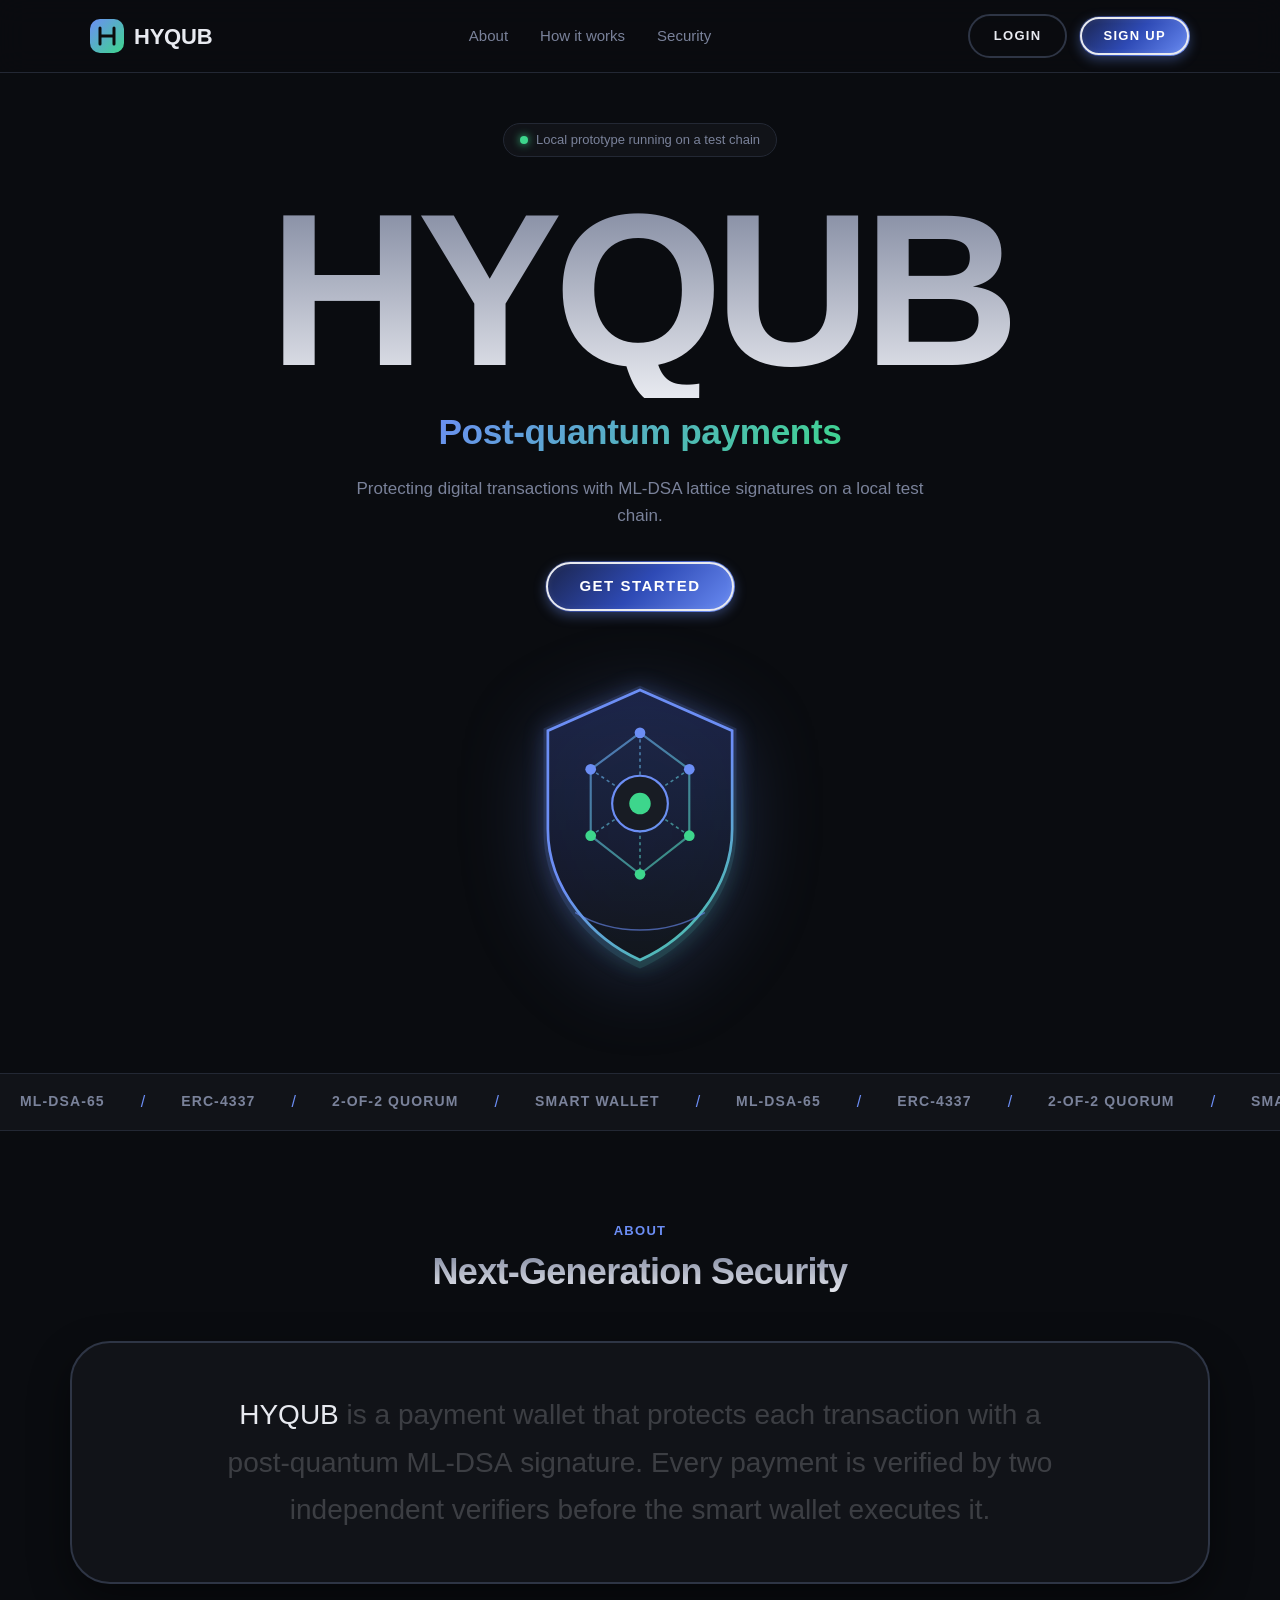
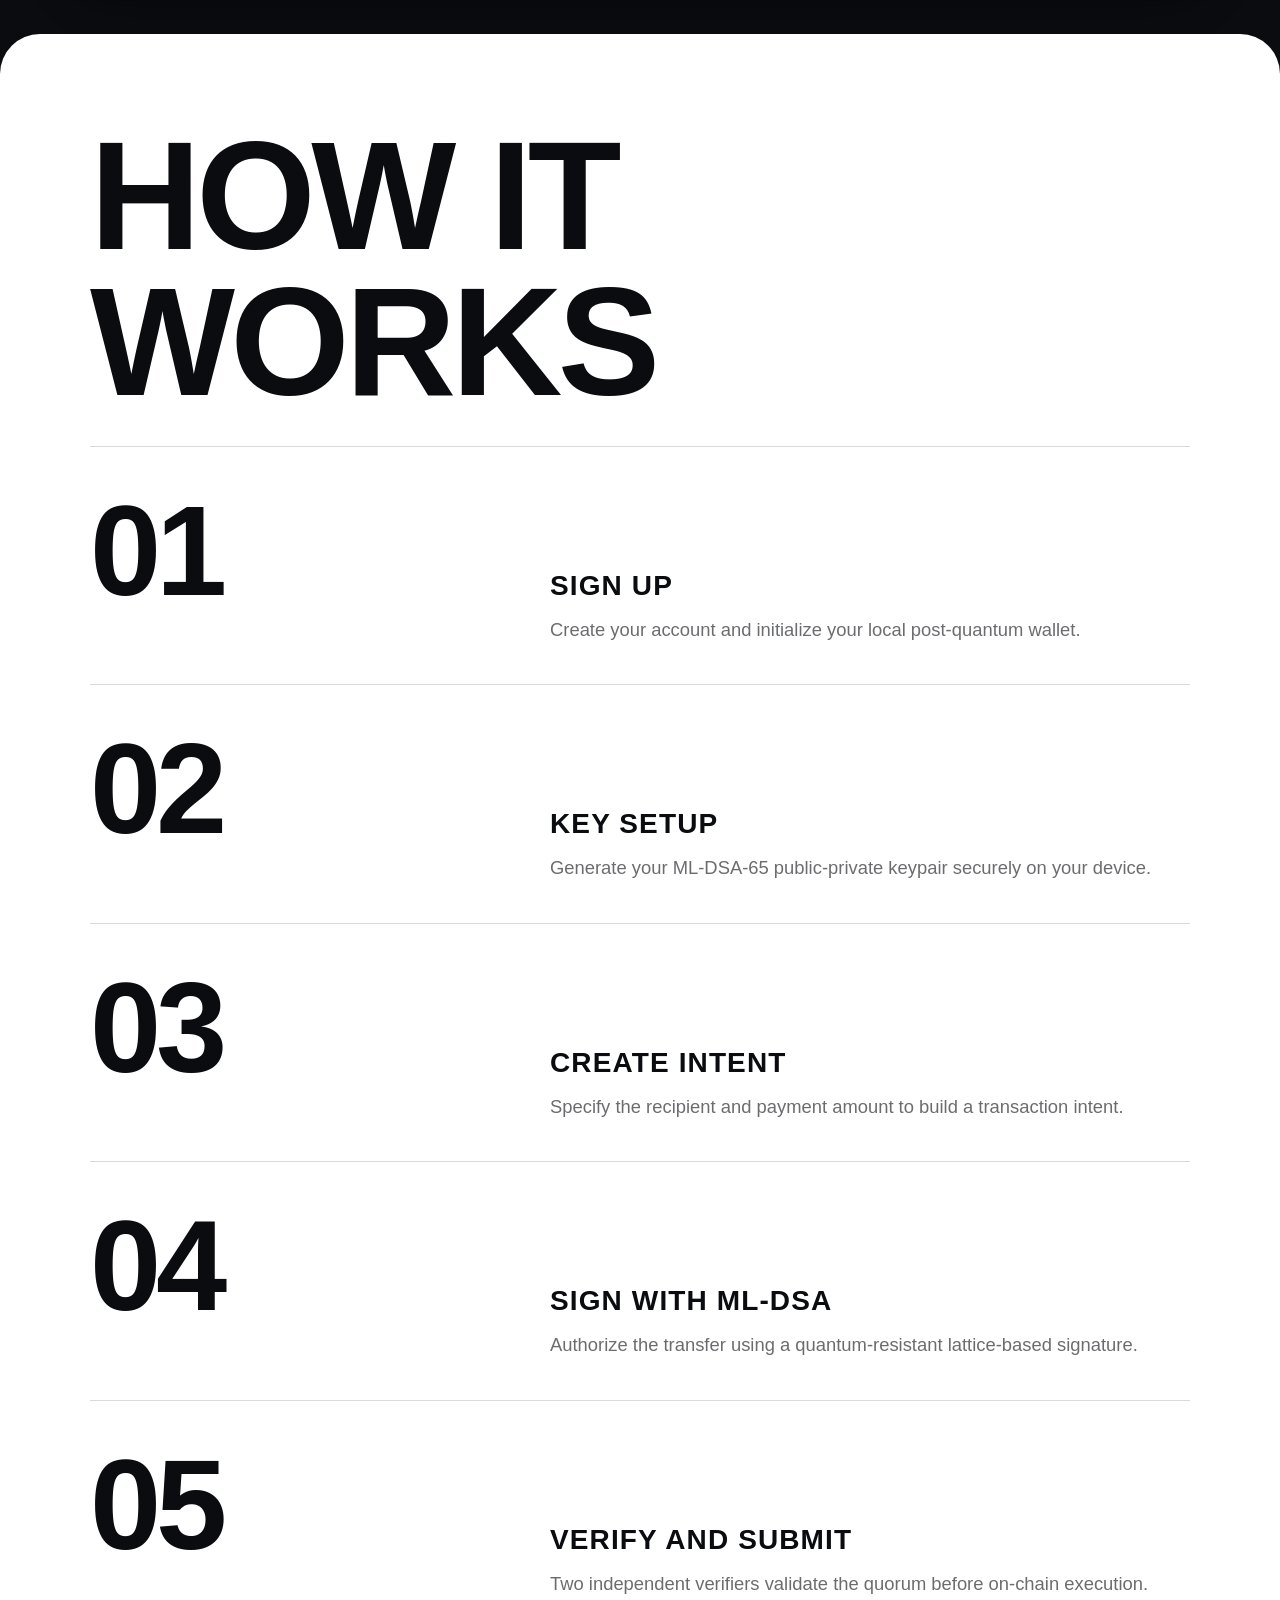
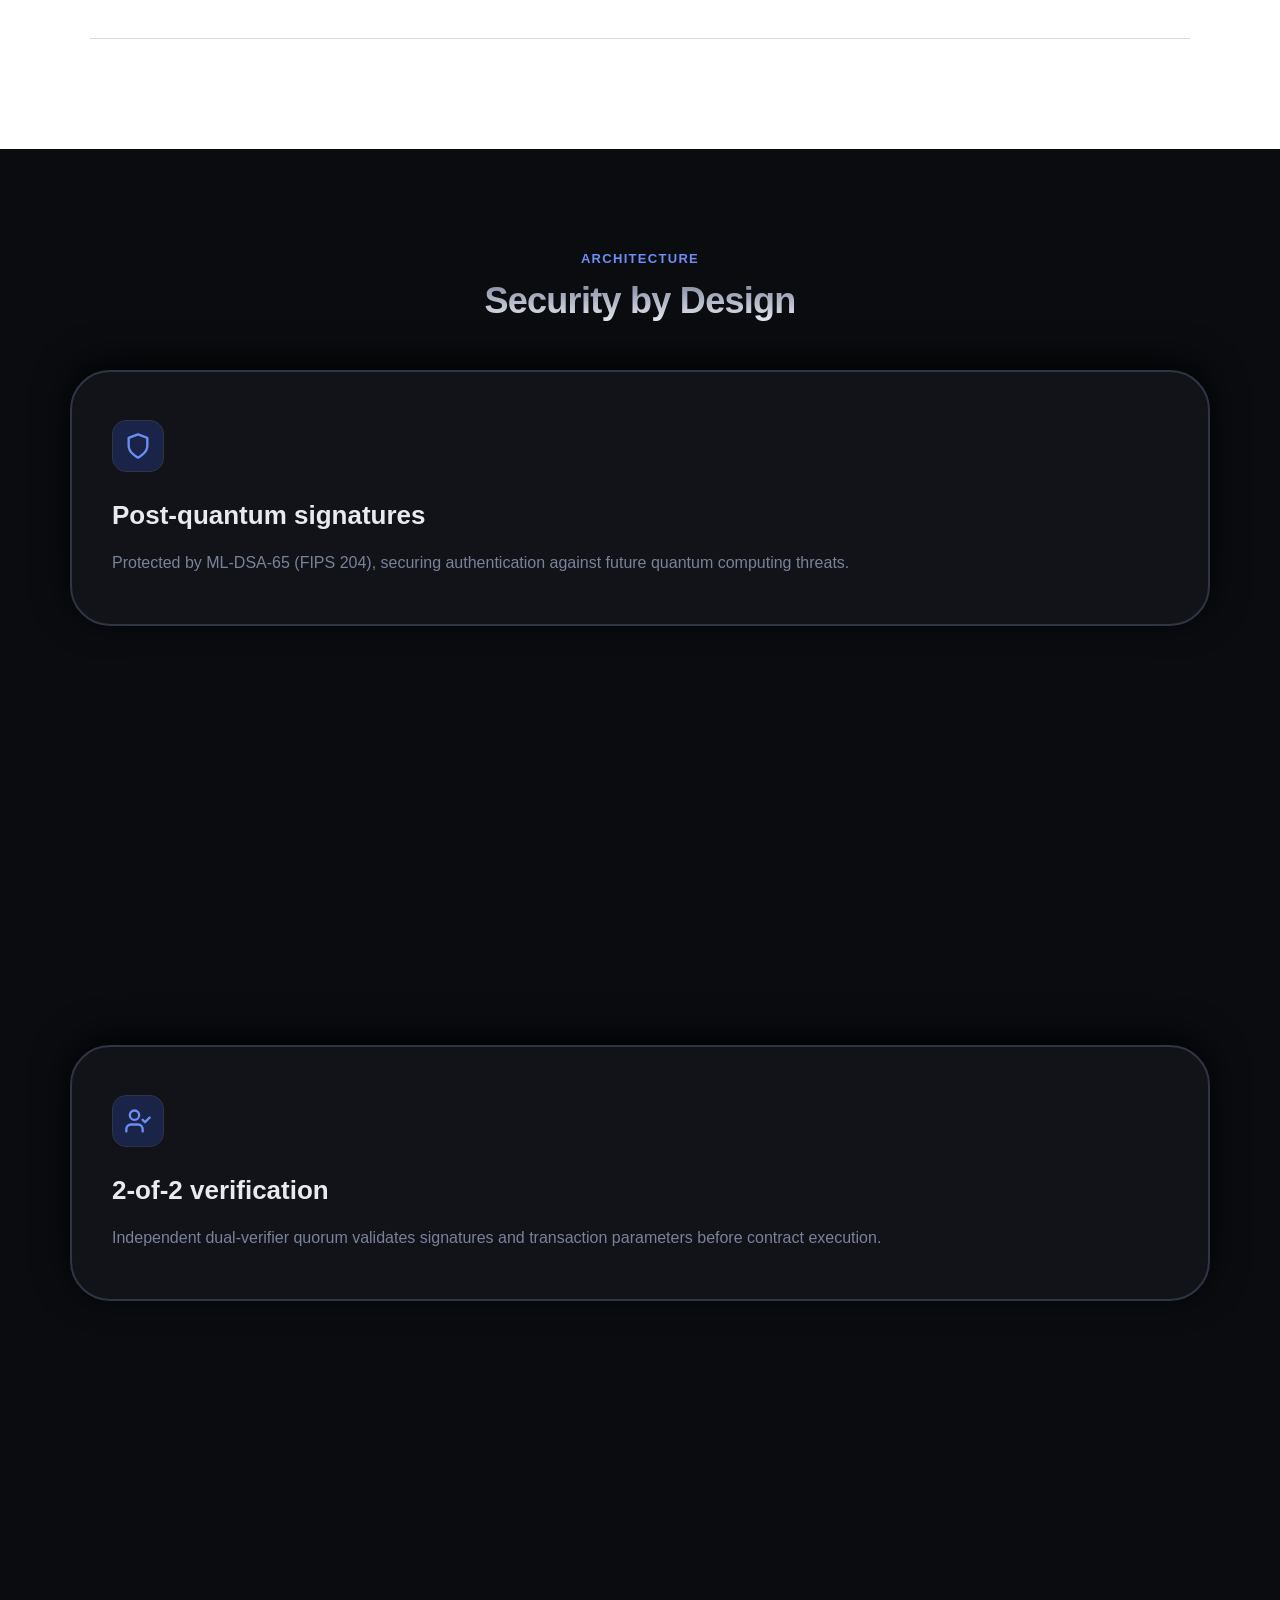
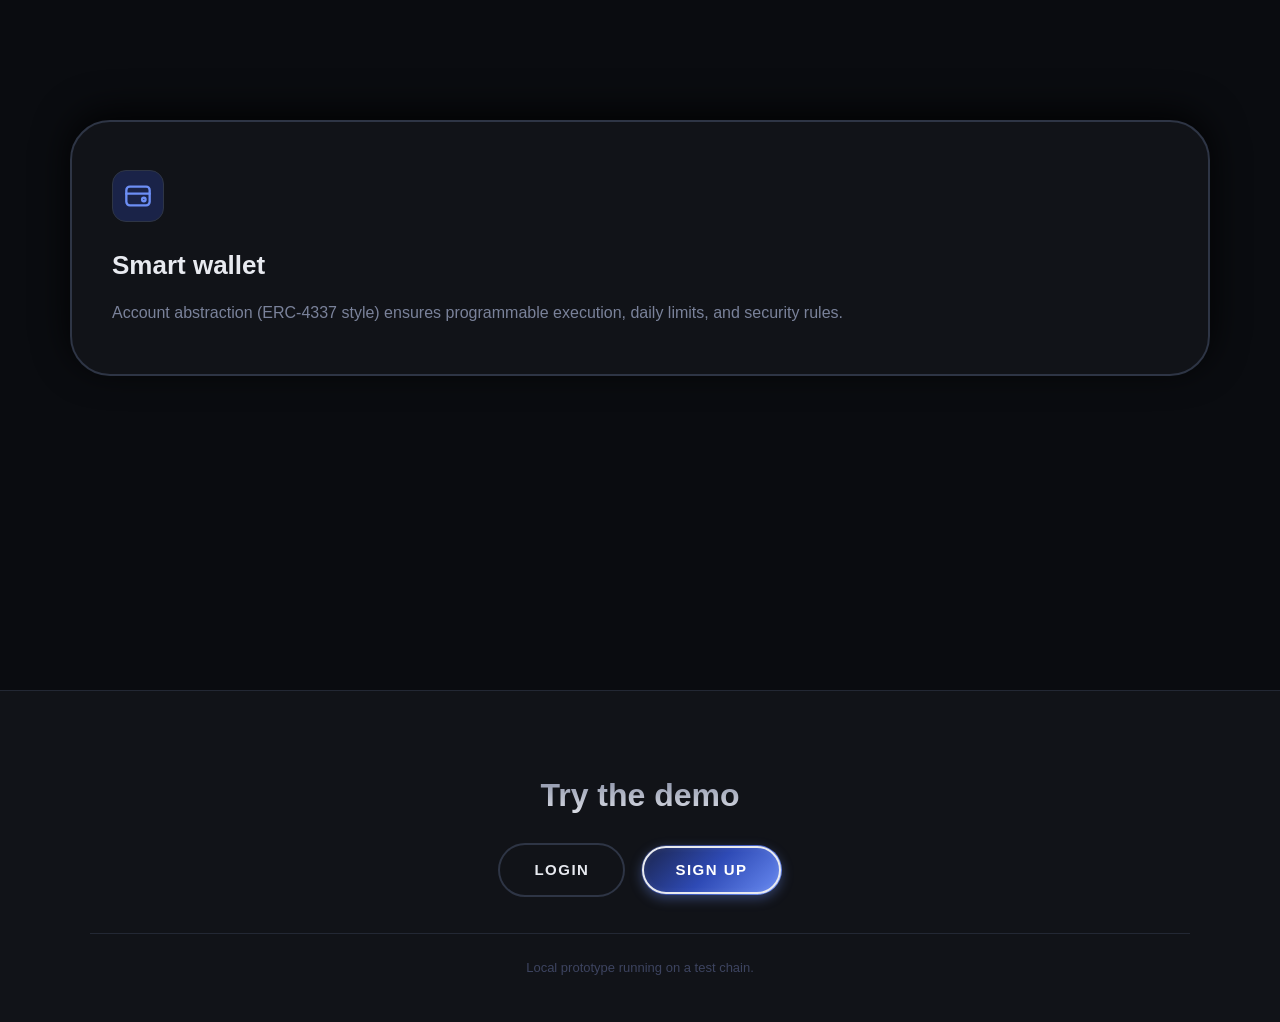
<file: frontend/landing.html>
<!DOCTYPE html>
<html lang="en">
<head>
  <meta charset="UTF-8">
  <meta name="viewport" content="width=device-width, initial-scale=1.0">
  <title>HYQUB — Post-Quantum Payment Wallet</title>
  <meta name="description" content="HYQUB is a payment wallet that protects each transaction with a post-quantum ML-DSA signature and 2-of-2 quorum verification.">
  <link rel="preconnect" href="https://fonts.googleapis.com">
  <link rel="preconnect" href="https://fonts.gstatic.com" crossorigin>
  <link href="https://fonts.googleapis.com/css2?family=Kanit:wght@300;400;500;600;700;800;900&display=swap" rel="stylesheet">
  <link rel="stylesheet" href="css/landing.css">
</head>
<body>

  <!-- Navigation Bar -->
  <header class="site-header">
    <div class="header-inner container">
      <a href="#" class="brand" aria-label="HYQUB Home">
        <svg class="brand-logo" width="34" height="34" viewBox="0 0 34 34" fill="none" aria-hidden="true">
          <rect width="34" height="34" rx="10" fill="url(#brand-grad)" />
          <path d="M10 9v16M24 9v16M10 17h14" stroke="#0C0C0C" stroke-width="3" stroke-linecap="round" />
          <defs>
            <linearGradient id="brand-grad" x1="0" y1="0" x2="34" y2="34" gradientUnits="userSpaceOnUse">
              <stop stop-color="#8B5CF6"/>
              <stop offset="1" stop-color="#F97316"/>
            </linearGradient>
          </defs>
        </svg>
        <span class="brand-name">HYQUB</span>
      </a>

      <nav class="nav-desktop" aria-label="Main Navigation">
        <ul class="nav-links">
          <li><a href="#about" class="nav-link">About</a></li>
          <li><a href="#how-it-works" class="nav-link">How it works</a></li>
          <li><a href="#security" class="nav-link">Security</a></li>
        </ul>
      </nav>

      <div class="nav-actions">
        <a href="./index.html" class="btn btn-outline">Login</a>
        <a href="./index.html" class="btn btn-gradient">Sign up</a>
        <button id="mobile-toggle" class="btn-menu" type="button" aria-expanded="false" aria-controls="mobile-nav" aria-label="Toggle navigation menu">
          <svg width="22" height="22" viewBox="0 0 24 24" fill="none" stroke="currentColor" stroke-width="2" stroke-linecap="round" aria-hidden="true">
            <line x1="3" y1="6" x2="21" y2="6"/>
            <line x1="3" y1="12" x2="21" y2="12"/>
            <line x1="3" y1="18" x2="21" y2="18"/>
          </svg>
        </button>
      </div>
    </div>

    <!-- Mobile Nav Drawer -->
    <nav id="mobile-nav" class="mobile-nav" hidden aria-label="Mobile Navigation">
      <ul class="mobile-links">
        <li><a href="#about" class="mobile-link">About</a></li>
        <li><a href="#how-it-works" class="mobile-link">How it works</a></li>
        <li><a href="#security" class="mobile-link">Security</a></li>
      </ul>
      <div class="mobile-actions">
        <a href="./index.html" class="btn btn-outline btn-block">Login</a>
        <a href="./index.html" class="btn btn-gradient btn-block">Sign up</a>
      </div>
    </nav>
  </header>

  <main>
    <!-- 1. Hero Section -->
    <section class="hero container">
      <div class="hero-content">
        <div class="hero-pill-badge animate-on-scroll">
          <span class="hero-pill-dot" aria-hidden="true"></span>
          <span>Local prototype running on a test chain</span>
        </div>

        <div class="hero-title-wrap">
          <h1 class="hero-title animate-on-scroll">HYQUB</h1>
        </div>
        <p class="hero-tagline animate-on-scroll">Post-quantum payments</p>
        <p class="hero-subtext animate-on-scroll">
          Protecting digital transactions with ML-DSA lattice signatures on a local test chain.
        </p>

        <div class="hero-cta animate-on-scroll">
          <a href="./index.html" class="btn btn-gradient btn-lg">Get Started</a>
        </div>

        <!-- 5. Magnet Effect Container on Hero Shield Art -->
        <div class="hero-art-wrapper animate-on-scroll" id="shield-magnet-area">
          <div class="hero-shield-magnet" id="shield-magnet">
            <svg class="hero-shield-svg" viewBox="0 0 280 320" fill="none" xmlns="http://www.w3.org/2000/svg" role="img" aria-label="Lattice cryptography security shield">
              <defs>
                <linearGradient id="shield-bg" x1="140" y1="20" x2="140" y2="290" gradientUnits="userSpaceOnUse">
                  <stop stop-color="#1E1B4B" stop-opacity="0.8"/>
                  <stop offset="1" stop-color="#0C0C0C" stop-opacity="0.95"/>
                </linearGradient>
                <linearGradient id="shield-border" x1="30" y1="20" x2="250" y2="290" gradientUnits="userSpaceOnUse">
                  <stop stop-color="#A78BFA"/>
                  <stop offset="0.5" stop-color="#8B5CF6"/>
                  <stop offset="1" stop-color="#F97316"/>
                </linearGradient>
                <linearGradient id="lattice-stroke" x1="60" y1="60" x2="220" y2="240" gradientUnits="userSpaceOnUse">
                  <stop stop-color="#8B5CF6" stop-opacity="0.7"/>
                  <stop offset="1" stop-color="#F97316" stop-opacity="0.7"/>
                </linearGradient>
                <filter id="glow" x="-20%" y="-20%" width="140%" height="140%">
                  <feGaussianBlur stdDeviation="10" result="blur"/>
                  <feComposite in="SourceGraphic" in2="blur" operator="over"/>
                </filter>
              </defs>

              <!-- Outer Shield Glow -->
              <path d="M140 24L230 64V160C230 220 185 268 140 288C95 268 50 220 50 160V64L140 24Z" fill="url(#shield-border)" opacity="0.25" filter="url(#glow)"/>

              <!-- Shield Body -->
              <path d="M140 28L226 66V158C226 215 183 261 140 280C97 261 54 215 54 158V66L140 28Z" fill="url(#shield-bg)" stroke="url(#shield-border)" stroke-width="2.5"/>

              <!-- Lattice Grid / Nodes -->
              <g class="shield-pulse">
                <path d="M140 68L186 102M140 68L94 102M94 102L94 164M186 102L186 164M94 164L140 200M186 164L140 200" stroke="url(#lattice-stroke)" stroke-width="2" stroke-linecap="round"/>
                <path d="M140 68L140 200M94 102L186 164M186 102L94 164" stroke="url(#lattice-stroke)" stroke-width="1.5" stroke-dasharray="3 3"/>

                <circle cx="140" cy="134" r="26" fill="#141416" stroke="url(#shield-border)" stroke-width="2"/>
                <circle cx="140" cy="134" r="10" fill="#F97316"/>

                <circle cx="140" cy="68" r="5" fill="#8B5CF6"/>
                <circle cx="94" cy="102" r="5" fill="#A78BFA"/>
                <circle cx="186" cy="102" r="5" fill="#A78BFA"/>
                <circle cx="94" cy="164" r="5" fill="#F97316"/>
                <circle cx="186" cy="164" r="5" fill="#F97316"/>
                <circle cx="140" cy="200" r="5" fill="#FB923C"/>

                <path d="M80 236C100 248 120 252 140 252C160 252 180 248 200 236" stroke="#8B5CF6" stroke-width="1.5" stroke-linecap="round" opacity="0.6"/>
              </g>
            </svg>
          </div>
        </div>
      </div>
    </section>

    <!-- Ticker Section -->
    <section class="ticker-section" aria-label="Feature Ticker">
      <div class="ticker-track">
        <span class="ticker-item">ML-DSA-65</span>
        <span class="ticker-separator" aria-hidden="true">/</span>
        <span class="ticker-item">ERC-4337</span>
        <span class="ticker-separator" aria-hidden="true">/</span>
        <span class="ticker-item">2-of-2 Quorum</span>
        <span class="ticker-separator" aria-hidden="true">/</span>
        <span class="ticker-item">Smart Wallet</span>
        <span class="ticker-separator" aria-hidden="true">/</span>
        <span class="ticker-item">ML-DSA-65</span>
        <span class="ticker-separator" aria-hidden="true">/</span>
        <span class="ticker-item">ERC-4337</span>
        <span class="ticker-separator" aria-hidden="true">/</span>
        <span class="ticker-item">2-of-2 Quorum</span>
        <span class="ticker-separator" aria-hidden="true">/</span>
        <span class="ticker-item">Smart Wallet</span>
        <span class="ticker-separator" aria-hidden="true">/</span>
        <span class="ticker-item">ML-DSA-65</span>
        <span class="ticker-separator" aria-hidden="true">/</span>
        <span class="ticker-item">ERC-4337</span>
        <span class="ticker-separator" aria-hidden="true">/</span>
        <span class="ticker-item">2-of-2 Quorum</span>
        <span class="ticker-separator" aria-hidden="true">/</span>
        <span class="ticker-item">Smart Wallet</span>
        <span class="ticker-separator" aria-hidden="true">/</span>
        <span class="ticker-item">ML-DSA-65</span>
        <span class="ticker-separator" aria-hidden="true">/</span>
        <span class="ticker-item">ERC-4337</span>
        <span class="ticker-separator" aria-hidden="true">/</span>
        <span class="ticker-item">2-of-2 Quorum</span>
        <span class="ticker-separator" aria-hidden="true">/</span>
        <span class="ticker-item">Smart Wallet</span>
      </div>
    </section>

    <!-- 3. About Section with Progressive Word Scroll Reveal -->
    <section id="about" class="section container">
      <div class="section-header animate-on-scroll">
        <div class="section-label">About</div>
        <h2 class="section-title">Next-Generation Security</h2>
      </div>

      <div class="about-card animate-on-scroll">
        <p id="about-text" class="about-text">
          <span class="word">HYQUB</span>
          <span class="word">is</span>
          <span class="word">a</span>
          <span class="word">payment</span>
          <span class="word">wallet</span>
          <span class="word">that</span>
          <span class="word">protects</span>
          <span class="word">each</span>
          <span class="word">transaction</span>
          <span class="word">with</span>
          <span class="word">a</span>
          <span class="word">post-quantum</span>
          <span class="word">ML-DSA</span>
          <span class="word">signature.</span>
          <span class="word">Every</span>
          <span class="word">payment</span>
          <span class="word">is</span>
          <span class="word">verified</span>
          <span class="word">by</span>
          <span class="word">two</span>
          <span class="word">independent</span>
          <span class="word">verifiers</span>
          <span class="word">before</span>
          <span class="word">the</span>
          <span class="word">smart</span>
          <span class="word">wallet</span>
          <span class="word">executes</span>
          <span class="word">it.</span>
        </p>
      </div>
    </section>

    <!-- 6. How It Works: Big Numbers Section (Light Section) -->
    <section id="how-it-works" class="hiw-light-section">
      <div class="container">
        <div class="hiw-header animate-on-scroll">
          <h2 class="hiw-title">How it works</h2>
        </div>

        <div class="hiw-list">
          <article class="hiw-row animate-on-scroll">
            <div class="hiw-num">01</div>
            <div class="hiw-content">
              <h3 class="hiw-name">Sign up</h3>
              <p class="hiw-desc">Create your account and initialize your local post-quantum wallet.</p>
            </div>
          </article>

          <article class="hiw-row animate-on-scroll">
            <div class="hiw-num">02</div>
            <div class="hiw-content">
              <h3 class="hiw-name">Key setup</h3>
              <p class="hiw-desc">Generate your ML-DSA-65 public-private keypair securely on your device.</p>
            </div>
          </article>

          <article class="hiw-row animate-on-scroll">
            <div class="hiw-num">03</div>
            <div class="hiw-content">
              <h3 class="hiw-name">Create intent</h3>
              <p class="hiw-desc">Specify the recipient and payment amount to build a transaction intent.</p>
            </div>
          </article>

          <article class="hiw-row animate-on-scroll">
            <div class="hiw-num">04</div>
            <div class="hiw-content">
              <h3 class="hiw-name">Sign with ML-DSA</h3>
              <p class="hiw-desc">Authorize the transfer using a quantum-resistant lattice-based signature.</p>
            </div>
          </article>

          <article class="hiw-row animate-on-scroll">
            <div class="hiw-num">05</div>
            <div class="hiw-content">
              <h3 class="hiw-name">Verify and submit</h3>
              <p class="hiw-desc">Two independent verifiers validate the quorum before on-chain execution.</p>
            </div>
          </article>
        </div>
      </div>
    </section>

    <!-- 4. Security Stacking Cards Section -->
    <section id="security" class="section security-section container">
      <div class="section-header animate-on-scroll">
        <div class="section-label">Architecture</div>
        <h2 class="section-title">Security by Design</h2>
      </div>

      <div class="security-stack-container">
        <div class="sec-card-wrapper" style="--stack-idx: 0;">
          <article class="sec-card sec-card-1">
            <div class="sec-icon-wrap" aria-hidden="true">
              <svg width="28" height="28" viewBox="0 0 24 24" fill="none" stroke="currentColor" stroke-width="2" stroke-linecap="round" stroke-linejoin="round">
                <path d="M12 22s8-4 8-10V5l-8-3-8 3v7c0 6 8 10 8 10z"/>
              </svg>
            </div>
            <h3 class="sec-title">Post-quantum signatures</h3>
            <p class="sec-desc">
              Protected by ML-DSA-65 (FIPS 204), securing authentication against future quantum computing threats.
            </p>
          </article>
        </div>

        <div class="sec-card-wrapper" style="--stack-idx: 1;">
          <article class="sec-card sec-card-2">
            <div class="sec-icon-wrap" aria-hidden="true">
              <svg width="28" height="28" viewBox="0 0 24 24" fill="none" stroke="currentColor" stroke-width="2" stroke-linecap="round" stroke-linejoin="round">
                <path d="M16 21v-2a4 4 0 0 0-4-4H6a4 4 0 0 0-4 4v2"/>
                <circle cx="9" cy="7" r="4"/>
                <polyline points="16 11 18 13 22 9"/>
              </svg>
            </div>
            <h3 class="sec-title">2-of-2 verification</h3>
            <p class="sec-desc">
              Independent dual-verifier quorum validates signatures and transaction parameters before contract execution.
            </p>
          </article>
        </div>

        <div class="sec-card-wrapper" style="--stack-idx: 2;">
          <article class="sec-card sec-card-3">
            <div class="sec-icon-wrap" aria-hidden="true">
              <svg width="28" height="28" viewBox="0 0 24 24" fill="none" stroke="currentColor" stroke-width="2" stroke-linecap="round" stroke-linejoin="round">
                <rect x="2" y="4" width="20" height="16" rx="3"/>
                <line x1="2" y1="10" x2="22" y2="10"/>
                <circle cx="17" cy="15" r="1.5"/>
              </svg>
            </div>
            <h3 class="sec-title">Smart wallet</h3>
            <p class="sec-desc">
              Account abstraction (ERC-4337 style) ensures programmable execution, daily limits, and security rules.
            </p>
          </article>
        </div>
      </div>
    </section>
  </main>

  <!-- Footer Section -->
  <footer class="site-footer">
    <div class="container">
      <div class="footer-demo-box">
        <h2 class="footer-demo-title">Try the demo</h2>
        <div class="footer-cta-row">
          <a href="./index.html" class="btn btn-outline btn-lg">Login</a>
          <a href="./index.html" class="btn btn-gradient btn-lg">Sign up</a>
        </div>
      </div>
      <p class="footer-disclaimer">Local prototype running on a test chain.</p>
    </div>
  </footer>

  <script src="js/landing.js"></script>
</body>
</html>
</file>
<file: frontend/css/landing.css>
/* ==========================================================================
   HYQUB Landing Page Styles
   Palette synchronized with the App (frontend/css/styles.css)
   ========================================================================== */

:root {
  /* Colors from styles.css */
  --bg: #0a0c10;
  --surface: #111318;
  --surface2: #181c24;
  --border: #232834;
  --border-hi: #2e3545;
  --text: #e8eaf0;
  --text-dim: #7a829a;
  --text-mute: #3d4460;
  --accent: #6c8ef5;
  --accent-lo: #1a2348;
  --green: #3dd68c;
  --green-lo: #0d2e1e;
  --red: #f56c6c;
  --red-lo: #2e0d0d;
  --amber: #f5c842;
  --amber-lo: #2a1f05;

  /* App Typography */
  --font-main: -apple-system, BlinkMacSystemFont, 'Segoe UI', Roboto, sans-serif;
  --mono: 'SF Mono', 'Fira Mono', 'Consolas', monospace;

  /* Gradients based on App palette */
  --grad-btn: linear-gradient(135deg, #1a2348 0%, #2e4ab5 50%, #6c8ef5 100%);
  --grad-hero-text: linear-gradient(180deg, var(--text-dim) 0%, var(--text) 100%);
  --grad-accent-text: linear-gradient(135deg, var(--accent) 0%, var(--green) 100%);

  /* Layout and Geometry tokens */
  --radius-pill: 999px;
  --radius-card: 40px;
  --max-w: 1140px;
  --transition: 0.25s ease;
}

*, *::before, *::after {
  box-sizing: border-box;
  margin: 0;
  padding: 0;
}

html {
  scroll-behavior: smooth;
  color-scheme: dark;
  background-color: var(--bg);
}

body {
  background-color: var(--bg);
  color: var(--text);
  font-family: var(--font-main);
  line-height: 1.5;
  overflow-x: hidden;
  -webkit-font-smoothing: antialiased;
}

.container {
  width: 100%;
  max-width: var(--max-w);
  margin: 0 auto;
  padding: 0 20px;
}

[hidden] {
  display: none !important;
}

a {
  color: inherit;
  text-decoration: none;
}

/* Focus styles */
a:focus-visible,
button:focus-visible {
  outline: 2px solid var(--accent);
  outline-offset: 3px;
}

/* ==========================================================================
   2. GRADIENT PILL BUTTONS & OUTLINE BUTTONS
   ========================================================================== */
.btn {
  display: inline-flex;
  align-items: center;
  justify-content: center;
  font-family: inherit;
  font-weight: 600;
  font-size: 13px;
  border-radius: var(--radius-pill);
  cursor: pointer;
  white-space: nowrap;
  letter-spacing: 0.1em;
  text-transform: uppercase;
  padding: 10px 24px;
  transition: transform 0.15s ease, filter 0.2s ease, background 0.2s ease, border-color 0.2s ease, box-shadow 0.2s ease;
}

.btn:active {
  transform: scale(0.97);
}

.btn-gradient {
  background: var(--grad-btn);
  color: #FFFFFF;
  box-shadow: 0 4px 12px rgba(108, 142, 245, 0.35), inset 0 0 10px rgba(255, 255, 255, 0.15);
  outline: 2px solid var(--text);
  outline-offset: -3px;
  border: none;
}

.btn-gradient:hover {
  filter: brightness(1.15);
  transform: translateY(-1px);
  color: #FFFFFF;
}

.btn-outline {
  background: transparent;
  color: var(--text);
  border: 2px solid var(--border-hi);
}

.btn-outline:hover {
  background: var(--surface2);
  border-color: var(--accent);
  color: var(--accent);
  transform: translateY(-1px);
}

.btn-lg {
  padding: 14px 34px;
  font-size: 15px;
}

.btn-block {
  width: 100%;
}

/* Header & Navbar */
.site-header {
  position: sticky;
  top: 0;
  z-index: 100;
  background: rgba(10, 12, 16, 0.9);
  backdrop-filter: blur(14px);
  -webkit-backdrop-filter: blur(14px);
  border-bottom: 1px solid var(--border);
}

.header-inner {
  display: flex;
  align-items: center;
  justify-content: space-between;
  height: 72px;
}

.brand {
  display: flex;
  align-items: center;
  gap: 10px;
  font-weight: 700;
  font-size: 22px;
  letter-spacing: -0.01em;
  color: var(--text);
}

.brand-logo {
  flex-shrink: 0;
}

.nav-desktop {
  display: none;
}

.nav-links {
  display: flex;
  list-style: none;
  gap: 32px;
}

.nav-link {
  font-size: 15px;
  color: var(--text-dim);
  font-weight: 500;
  transition: color var(--transition);
}

.nav-link:hover {
  color: var(--text);
}

.nav-actions {
  display: flex;
  align-items: center;
  gap: 12px;
}

.nav-actions .btn {
  display: none;
}

.btn-menu {
  background: transparent;
  border: 1px solid var(--border);
  color: var(--text);
  border-radius: 10px;
  width: 40px;
  height: 40px;
  display: grid;
  place-items: center;
  cursor: pointer;
}

.btn-menu:hover {
  background: var(--surface2);
}

.mobile-nav {
  padding: 18px 20px 24px;
  border-top: 1px solid var(--border);
  background: var(--surface);
}

.mobile-links {
  list-style: none;
  display: flex;
  flex-direction: column;
  gap: 14px;
  margin-bottom: 20px;
}

.mobile-link {
  font-size: 16px;
  color: var(--text-dim);
  font-weight: 500;
  display: block;
  padding: 6px 0;
}

.mobile-link:hover {
  color: var(--text);
}

.mobile-actions {
  display: flex;
  flex-direction: column;
  gap: 12px;
}

/* ==========================================================================
   1. HERO SECTION & HERO HEADING
   ========================================================================== */
.hero {
  padding: 50px 0 70px;
  text-align: center;
  overflow: clip;
}

.hero-content {
  display: flex;
  flex-direction: column;
  align-items: center;
  width: 100%;
}

.hero-pill-badge {
  display: inline-flex;
  align-items: center;
  gap: 8px;
  padding: 6px 16px;
  background: var(--surface);
  border: 1px solid var(--border);
  border-radius: var(--radius-pill);
  font-size: 13px;
  font-weight: 500;
  color: var(--text-dim);
  margin-bottom: 24px;
}

.hero-pill-dot {
  width: 8px;
  height: 8px;
  border-radius: 50%;
  background: var(--green);
  box-shadow: 0 0 8px var(--green);
}

.hero-title-wrap {
  width: 100%;
  overflow: hidden;
  display: flex;
  justify-content: center;
  margin-bottom: 8px;
}

.hero-title {
  font-size: clamp(4rem, 17vw, 18rem);
  font-weight: 900;
  text-transform: uppercase;
  line-height: 1;
  letter-spacing: -0.04em;
  background: var(--grad-hero-text);
  -webkit-background-clip: text;
  background-clip: text;
  -webkit-text-fill-color: transparent;
  color: transparent;
  user-select: none;
  margin: 0;
}

.hero-tagline {
  font-size: clamp(1.5rem, 4vw, 2.2rem);
  font-weight: 700;
  letter-spacing: -0.01em;
  background: var(--grad-accent-text);
  -webkit-background-clip: text;
  background-clip: text;
  -webkit-text-fill-color: transparent;
  color: transparent;
  margin-bottom: 16px;
}

.hero-subtext {
  font-size: 17px;
  color: var(--text-dim);
  max-width: 580px;
  margin-bottom: 32px;
  line-height: 1.6;
}

.hero-cta {
  margin-bottom: 48px;
}

/* ==========================================================================
   5. MAGNET EFFECT ON HERO SHIELD ART & APPLIED APP COLORS
   ========================================================================== */
.hero-art-wrapper {
  position: relative;
  width: 100%;
  max-width: 300px;
  margin: 0 auto;
  perspective: 1000px;
}

.hero-shield-magnet {
  width: 100%;
  transform: translate3d(0, 0, 0);
  will-change: transform;
}

/* Fallback without JS: CSS hover tilt & lift */
html:not(.js) .hero-shield-magnet:hover {
  transform: scale(1.05) rotateX(5deg) rotateY(-5deg);
  transition: transform 0.3s ease;
}

.hero-shield-svg {
  width: 100%;
  height: auto;
  display: block;
  filter: drop-shadow(0 14px 40px rgba(108, 142, 245, 0.25));
  animation: floatShield 4s ease-in-out infinite alternate;
}

/* Override inline SVG colors to match app palette */
#brand-grad stop:first-child { stop-color: var(--accent); }
#brand-grad stop:last-child { stop-color: var(--green); }

#shield-bg stop:first-child { stop-color: var(--accent-lo); }
#shield-bg stop:last-child { stop-color: var(--surface); }

#shield-border stop:first-child { stop-color: var(--accent); }
#shield-border stop:nth-child(2) { stop-color: var(--accent); }
#shield-border stop:last-child { stop-color: var(--green); }

#lattice-stroke stop:first-child { stop-color: var(--accent); }
#lattice-stroke stop:last-child { stop-color: var(--green); }

.hero-shield-svg circle[fill="#141416"] { fill: var(--surface2); }
.hero-shield-svg circle[fill="#8B5CF6"] { fill: var(--accent); }
.hero-shield-svg circle[fill="#A78BFA"] { fill: var(--accent); }
.hero-shield-svg circle[fill="#F97316"] { fill: var(--green); }
.hero-shield-svg circle[fill="#FB923C"] { fill: var(--green); }
.hero-shield-svg path[stroke="#8B5CF6"] { stroke: var(--accent); }

@keyframes floatShield {
  0% { transform: translateY(0); }
  100% { transform: translateY(-10px); }
}

.shield-pulse {
  animation: pulseGlow 2.5s ease-in-out infinite alternate;
  transform-origin: center;
}

@keyframes pulseGlow {
  0% { opacity: 0.35; }
  100% { opacity: 0.85; }
}

/* Ticker Section */
.ticker-section {
  border-top: 1px solid var(--border);
  border-bottom: 1px solid var(--border);
  background: var(--surface);
  overflow: hidden;
  padding: 16px 0;
  position: relative;
  z-index: 1;
}

.ticker-track {
  display: flex;
  width: max-content;
  animation: scrollTicker 24s linear infinite;
  user-select: none;
}

.ticker-section:hover .ticker-track {
  animation-play-state: paused;
}

.ticker-item {
  display: inline-flex;
  align-items: center;
  font-size: 14px;
  font-weight: 600;
  letter-spacing: 0.08em;
  color: var(--text-dim);
  text-transform: uppercase;
  padding: 0 20px;
}

.ticker-separator {
  color: var(--accent);
  margin: 0 16px;
  font-weight: 300;
}

@keyframes scrollTicker {
  0% { transform: translateX(0); }
  100% { transform: translateX(-50%); }
}

/* Section Common */
.section {
  padding: 90px 0;
}

.section-header {
  text-align: center;
  max-width: 680px;
  margin: 0 auto 48px;
}

.section-label {
  font-size: 13px;
  font-weight: 700;
  letter-spacing: 0.1em;
  text-transform: uppercase;
  color: var(--accent);
  margin-bottom: 10px;
}

.section-title {
  font-size: 36px;
  font-weight: 700;
  letter-spacing: -0.02em;
  background: var(--grad-hero-text);
  -webkit-background-clip: text;
  background-clip: text;
  -webkit-text-fill-color: transparent;
  color: transparent;
  line-height: 1.2;
}

/* ==========================================================================
   3. ABOUT SECTION & WORD SCROLL REVEAL
   ========================================================================== */
.about-card {
  background: var(--surface);
  border: 2px solid var(--border-hi);
  border-radius: var(--radius-card);
  padding: 48px 36px;
  text-align: center;
  box-shadow: 0 16px 40px rgba(0, 0, 0, 0.45);
}

.about-text {
  font-size: clamp(1.25rem, 2.8vw, 1.75rem);
  line-height: 1.7;
  color: var(--text);
  max-width: 860px;
  margin: 0 auto;
  font-weight: 400;
}

.about-text .word {
  display: inline-block;
  opacity: 1;
  transition: opacity 0.15s ease-out;
}

/* When JS is present and motion is normal, start at opacity 0.2 */
html.js:not(.reduced-motion) .about-text .word {
  opacity: 0.2;
}

/* ==========================================================================
   6. HOW IT WORKS: BIG NUMBERS SECTION (WHITE BACKGROUND)
   ========================================================================== */
.hiw-light-section {
  background: #FFFFFF;
  color: #0a0c10;
  border-radius: 40px 40px 0 0;
  margin-top: -40px;
  position: relative;
  z-index: 5;
  padding: 90px 0 110px;
}

.hiw-light-section a {
  color: #0a0c10;
}

.hiw-light-section a:focus-visible,
.hiw-light-section button:focus-visible {
  outline: 2px solid #0a0c10;
  outline-offset: 3px;
}

.hiw-header {
  margin-bottom: 30px;
}

.hiw-title {
  color: #0a0c10;
  font-size: clamp(3rem, 12vw, 160px);
  font-weight: 900;
  text-transform: uppercase;
  line-height: 0.95;
  letter-spacing: -0.03em;
  background: none;
  -webkit-background-clip: initial;
  background-clip: initial;
  -webkit-text-fill-color: initial;
  margin: 0;
}

.hiw-list {
  display: flex;
  flex-direction: column;
}

.hiw-row {
  display: flex;
  align-items: baseline;
  justify-content: space-between;
  gap: 40px;
  border-bottom: 1px solid rgba(10, 12, 16, 0.15);
  padding: 2.5rem 0;
}

.hiw-row:first-child {
  border-top: 1px solid rgba(10, 12, 16, 0.15);
}

.hiw-num {
  font-size: clamp(3rem, 10vw, 140px);
  font-weight: 900;
  line-height: 1;
  color: #0a0c10;
  letter-spacing: -0.04em;
  flex-shrink: 0;
}

.hiw-content {
  max-width: 40rem;
  width: 100%;
}

.hiw-name {
  font-size: clamp(1.25rem, 2.5vw, 1.75rem);
  font-weight: 600;
  text-transform: uppercase;
  letter-spacing: 0.04em;
  color: #0a0c10;
  margin-bottom: 8px;
}

.hiw-desc {
  font-size: clamp(1rem, 1.8vw, 1.15rem);
  font-weight: 400;
  color: #0a0c10;
  opacity: 0.6;
  line-height: 1.6;
  max-width: 40rem;
}

@media (max-width: 640px) {
  .hiw-row {
    flex-direction: column;
    gap: 16px;
    padding: 2rem 0;
  }
}

/* ==========================================================================
   4. SECURITY STACKING CARDS
   ========================================================================== */
.security-section {
  position: relative;
  z-index: 6;
  padding: 100px 0 120px;
}

.security-stack-container {
  display: flex;
  flex-direction: column;
  position: relative;
  margin-top: 20px;
}

.sec-card-wrapper {
  height: 75vh;
  position: relative;
}

.sec-card-wrapper:last-child {
  height: auto;
  min-height: 50vh;
}

.sec-card {
  position: sticky;
  top: calc(96px + var(--stack-idx) * 24px);
  background: var(--surface);
  border: 2px solid var(--border-hi);
  border-radius: var(--radius-card);
  padding: 48px 40px;
  box-shadow: 0 -8px 36px rgba(0, 0, 0, 0.85);
  transform-origin: top center;
  transition: transform 0.25s ease-out;
  z-index: calc(10 + var(--stack-idx));
}

.sec-card-1 {
  transform: scale(0.94);
}

.sec-card-2 {
  transform: scale(0.97);
}

.sec-card-3 {
  transform: scale(1);
}

.sec-icon-wrap {
  width: 52px;
  height: 52px;
  border-radius: 14px;
  background: var(--accent-lo);
  border: 1px solid var(--border-hi);
  display: grid;
  place-items: center;
  color: var(--accent);
  margin-bottom: 24px;
}

.sec-card:nth-child(2) .sec-icon-wrap {
  background: var(--green-lo);
  border-color: var(--green-lo);
  color: var(--green);
}

.sec-card:nth-child(3) .sec-icon-wrap {
  background: var(--amber-lo);
  border-color: var(--amber-lo);
  color: var(--amber);
}

.sec-title {
  font-size: 26px;
  font-weight: 700;
  margin-bottom: 14px;
  color: var(--text);
}

.sec-desc {
  font-size: 16px;
  color: var(--text-dim);
  line-height: 1.7;
}

@media (max-width: 768px) {
  .sec-card {
    top: calc(72px + var(--stack-idx) * 16px);
    padding: 32px 24px;
    border-radius: 28px;
  }
}

/* Footer Section */
.site-footer {
  border-top: 1px solid var(--border);
  background: var(--surface);
  padding: 80px 0 44px;
  text-align: center;
  position: relative;
  z-index: 7;
}

.footer-demo-box {
  max-width: 540px;
  margin: 0 auto 36px;
}

.footer-demo-title {
  font-size: 32px;
  font-weight: 700;
  margin-bottom: 24px;
  background: var(--grad-hero-text);
  -webkit-background-clip: text;
  background-clip: text;
  -webkit-text-fill-color: transparent;
  color: transparent;
}

.footer-cta-row {
  display: flex;
  justify-content: center;
  align-items: center;
  gap: 16px;
  flex-wrap: wrap;
}

.footer-disclaimer {
  font-size: 13px;
  color: var(--text-mute);
  border-top: 1px solid var(--border);
  padding-top: 24px;
}

/* Fade-in Scroll Animations */
.animate-on-scroll {
  opacity: 1;
  transform: none;
}

.js .animate-on-scroll {
  opacity: 0;
  transform: translateY(22px);
  transition: opacity 0.6s ease, transform 0.6s ease;
}

.js .animate-on-scroll.visible {
  opacity: 1;
  transform: translateY(0);
}

/* Responsive Media Queries */
@media (min-width: 768px) {
  .nav-desktop {
    display: block;
  }

  .nav-actions .btn {
    display: inline-flex;
  }

  .btn-menu {
    display: none;
  }
}

/* Accessibility: Prefers reduced motion */
@media (prefers-reduced-motion: reduce) {
  *, *::before, *::after {
    animation-duration: 0.01ms !important;
    animation-iteration-count: 1 !important;
    transition-duration: 0.01ms !important;
    scroll-behavior: auto !important;
  }

  .hero-shield-svg,
  .shield-pulse,
  .ticker-track {
    animation: none !important;
  }

  .js .animate-on-scroll {
    opacity: 1 !important;
    transform: none !important;
  }

  /* Stacking cards normal vertical list */
  .sec-card-wrapper {
    height: auto !important;
    margin-bottom: 24px;
  }

  .sec-card {
    position: static !important;
    transform: none !important;
    top: auto !important;
  }

  .hero-shield-magnet {
    transform: none !important;
    transition: none !important;
  }

  .about-text .word {
    opacity: 1 !important;
  }
}
</file>
